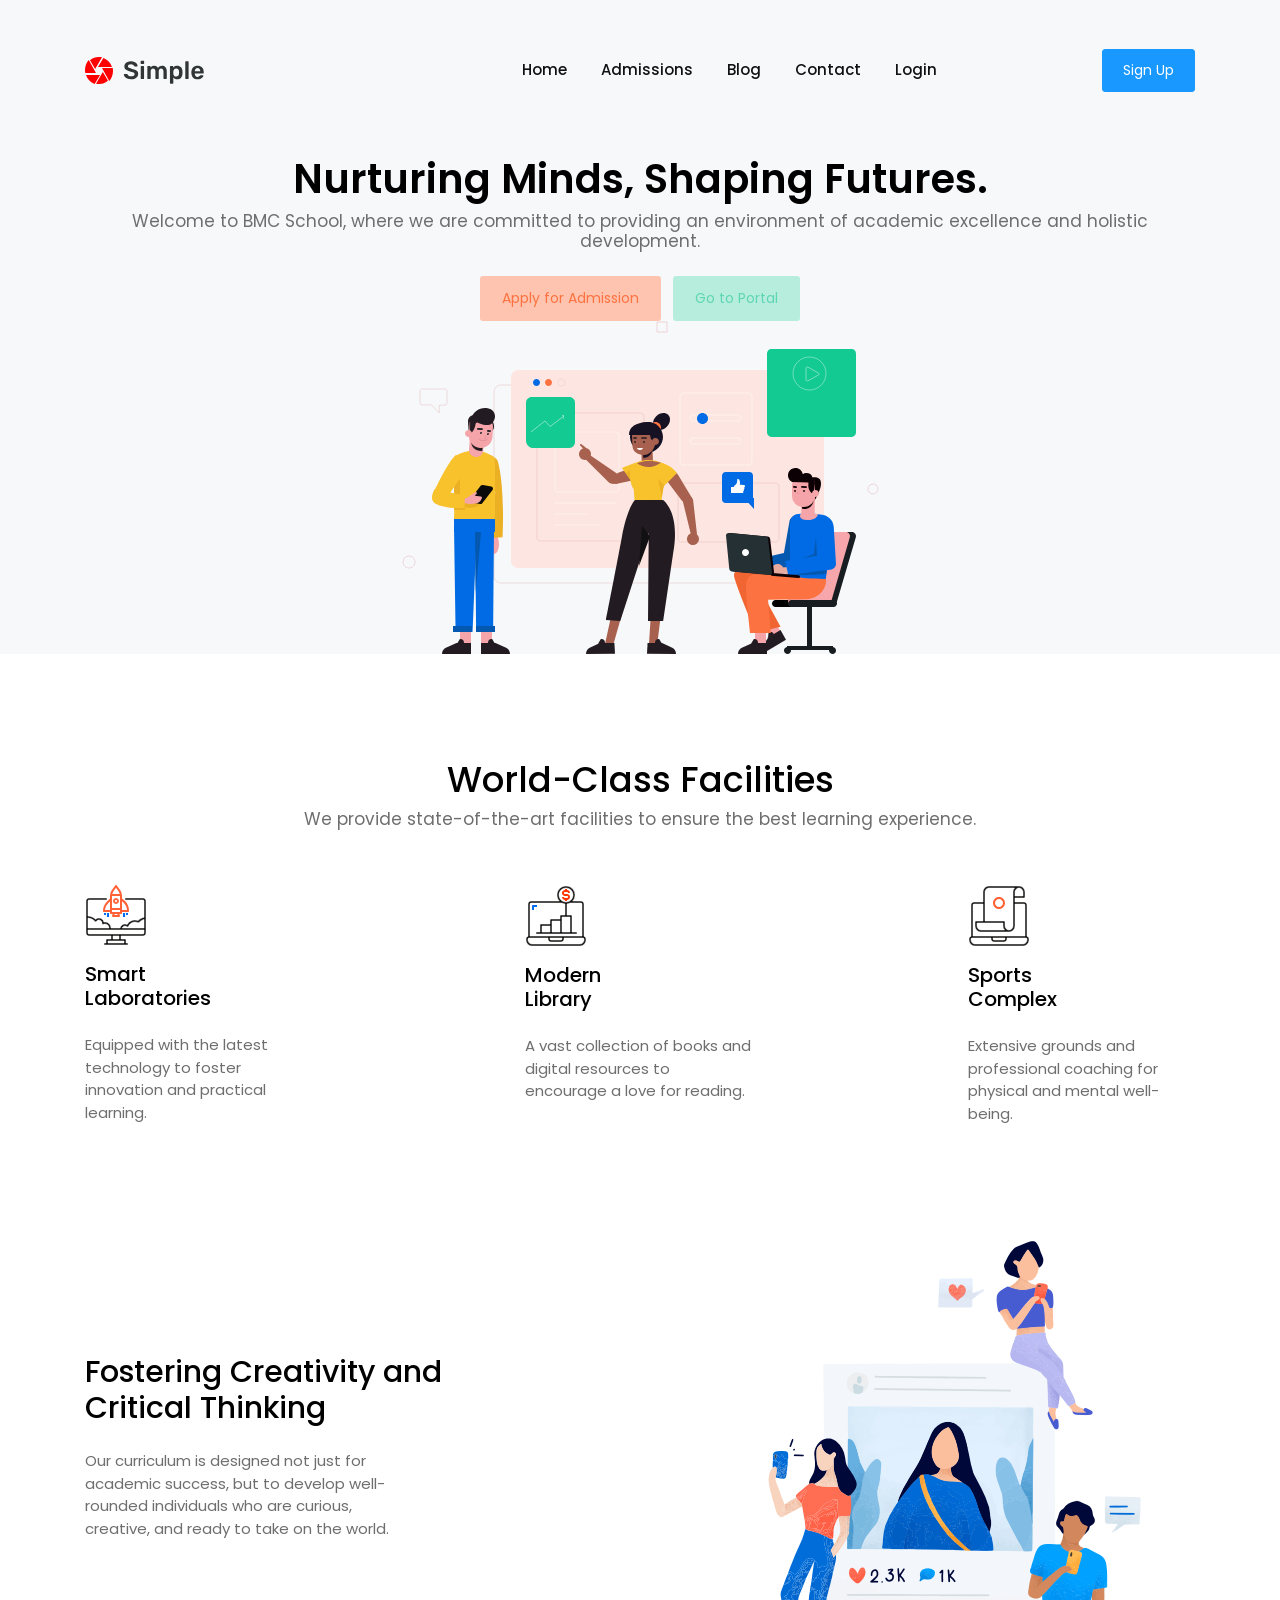
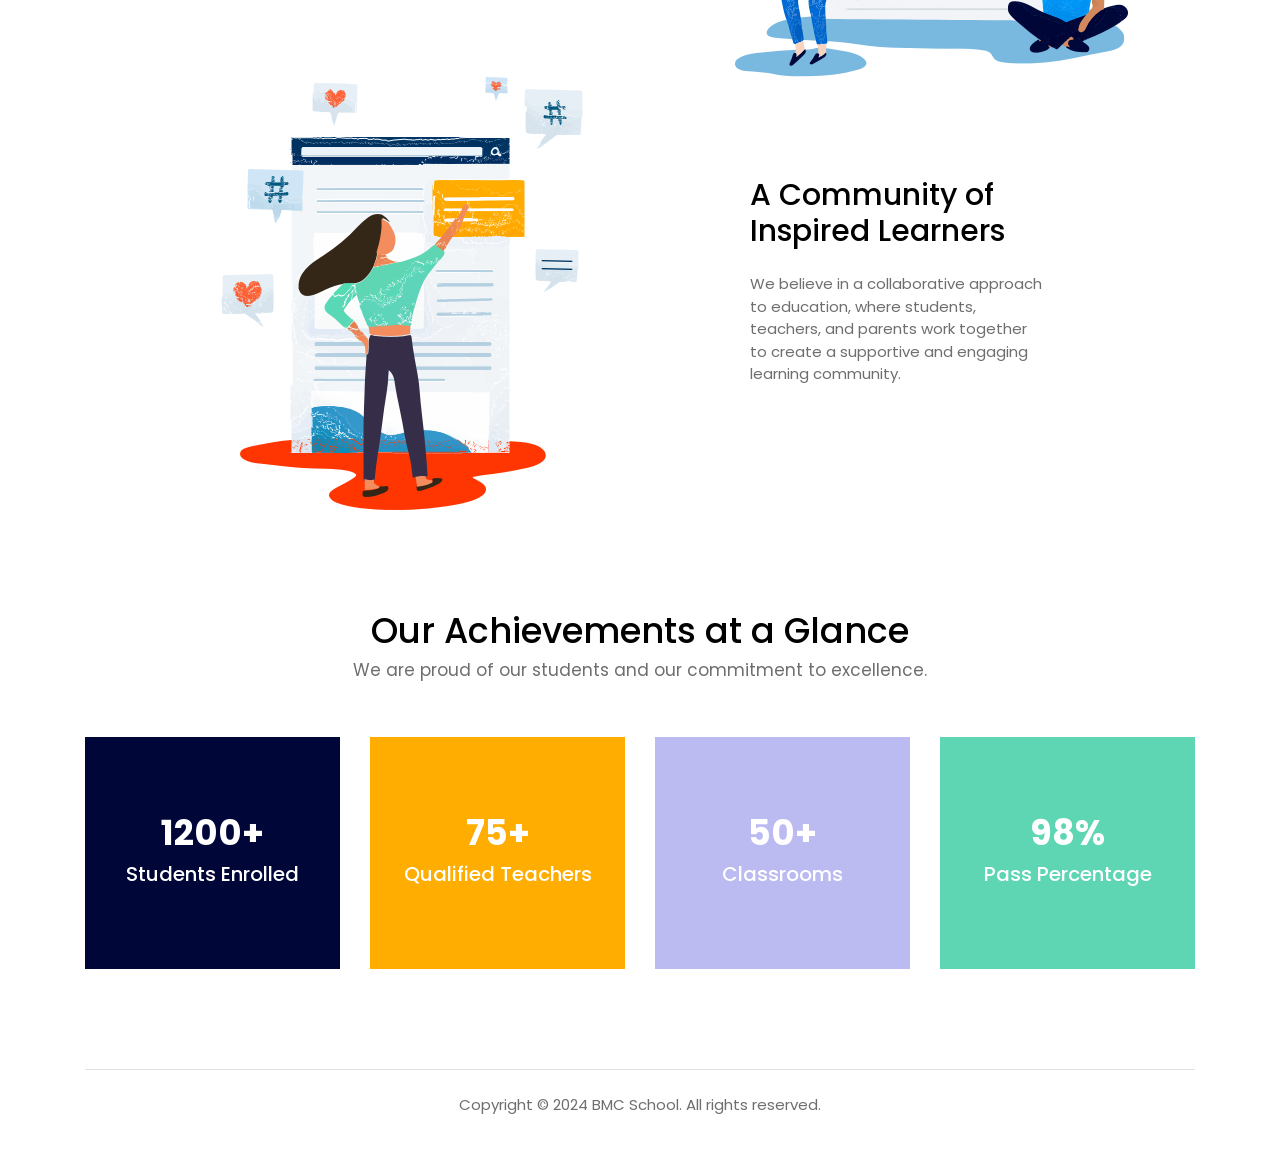
<file: web/demo.html>
<!DOCTYPE html>
<html lang="en">
  <head>
    <title>Welcome to BMC School | Excellence in Education</title>
    <meta charset="UTF-8" />
    <meta name="viewport" content="width=device-width, initial-scale=1.0" />
    <meta http-equiv="X-UA-Compatible" content="ie=edge" />
    <link
      rel="stylesheet"
      href="vendors/owl-carousel/css/owl.carousel.min.css"
    />
    <link
      rel="stylesheet"
      href="vendors/owl-carousel/css/owl.theme.default.css"
    />
    <link rel="stylesheet" href="vendors/mdi/css/materialdesignicons.min.css" />
    <link rel="stylesheet" href="vendors/aos/css/aos.css" />
    <link rel="stylesheet" href="css/style.min.css" />
  </head>
  <body id="body" data-spy="scroll" data-target=".navbar" data-offset="100">
    <header id="header-section">
      <nav class="navbar navbar-expand-lg pl-3 pl-sm-0" id="navbar">
        <div class="container">
          <div class="navbar-brand-wrapper d-flex w-100">
            <img src="images/Group2.svg" alt="BMC School Logo" />
            <button
              class="navbar-toggler ml-auto"
              type="button"
              data-toggle="collapse"
              data-target="#navbarSupportedContent"
              aria-controls="navbarSupportedContent"
              aria-expanded="false"
              aria-label="Toggle navigation"
            >
              <span class="mdi mdi-menu navbar-toggler-icon"></span>
            </button>
          </div>
          <div
            class="collapse navbar-collapse navbar-menu-wrapper"
            id="navbarSupportedContent"
          >
            <ul
              class="navbar-nav align-items-lg-center align-items-start ml-auto"
            >
              <li class="nav-item">
                <a class="nav-link" href="index.html">Home</a>
              </li>
              <li class="nav-item">
                <a class="nav-link" href="admission.html">Admissions</a>
              </li>
              <li class="nav-item">
                <a class="nav-link" href="blog.html">Blog</a>
              </li>
              <li class="nav-item">
                <a class="nav-link" href="contact.html">Contact</a>
              </li>
              <li class="nav-item">
                <a class="nav-link" href="/login.php">Login</a>
              </li>
              <li class="nav-item btn-contact-us pl-4 pl-lg-0">
                <a class="btn btn-info" href="/signup.php">Sign Up</a>
              </li>
            </ul>
          </div>
        </div>
      </nav>
    </header>
    <div class="banner">
      <div class="container">
        <h1 class="font-weight-semibold">Nurturing Minds, Shaping Futures.</h1>
        <h6 class="font-weight-normal text-muted pb-3">
          Welcome to BMC School, where we are committed to providing an
          environment of academic excellence and holistic development.
        </h6>
        <div>
          <a href="admission.html" class="btn btn-opacity-light mr-1"
            >Apply for Admission</a
          >
          <a href="/login.php" class="btn btn-opacity-success ml-1"
            >Go to Portal</a
          >
        </div>
        <img
          src="images/Group171.svg"
          alt="School illustration"
          class="img-fluid"
        />
      </div>
    </div>
    <div class="content-wrapper">
      <div class="container">
        <section class="features-overview" id="features-section">
          <div class="content-header">
            <h2>World-Class Facilities</h2>
            <h6 class="section-subtitle text-muted">
              We provide state-of-the-art facilities to ensure the best learning
              experience.
            </h6>
          </div>
          <div class="d-md-flex justify-content-between">
            <div class="grid-margin d-flex justify-content-start">
              <div class="features-width">
                <img src="images/Group12.svg" alt="Icon" class="img-icons" />
                <h5 class="py-3">Smart<br />Laboratories</h5>
                <p class="text-muted">
                  Equipped with the latest technology to foster innovation and
                  practical learning.
                </p>
              </div>
            </div>
            <div class="grid-margin d-flex justify-content-center">
              <div class="features-width">
                <img src="images/Group7.svg" alt="Icon" class="img-icons" />
                <h5 class="py-3">Modern<br />Library</h5>
                <p class="text-muted">
                  A vast collection of books and digital resources to encourage
                  a love for reading.
                </p>
              </div>
            </div>
            <div class="grid-margin d-flex justify-content-end">
              <div class="features-width">
                <img src="images/Group5.svg" alt="Icon" class="img-icons" />
                <h5 class="py-3">Sports<br />Complex</h5>
                <p class="text-muted">
                  Extensive grounds and professional coaching for physical and
                  mental well-being.
                </p>
              </div>
            </div>
          </div>
        </section>
        <section
          class="digital-marketing-service"
          id="digital-marketing-section"
        >
          <div class="row align-items-center">
            <div
              class="col-12 col-lg-7 grid-margin grid-margin-lg-0"
              data-aos="fade-right"
            >
              <h3 class="m-0">
                Fostering Creativity and<br />Critical Thinking
              </h3>
              <div class="col-lg-7 col-xl-6 p-0">
                <p class="py-4 m-0 text-muted">
                  Our curriculum is designed not just for academic success, but
                  to develop well-rounded individuals who are curious, creative,
                  and ready to take on the world.
                </p>
              </div>
            </div>
            <div
              class="col-12 col-lg-5 p-0 img-digital grid-margin grid-margin-lg-0"
              data-aos="fade-left"
            >
              <img
                src="images/Group1.png"
                alt="Students in a classroom"
                class="img-fluid"
              />
            </div>
          </div>
          <div class="row align-items-center">
            <div
              class="col-12 col-lg-7 text-center flex-item grid-margin"
              data-aos="fade-right"
            >
              <img
                src="images/Group2.png"
                alt="Students collaborating"
                class="img-fluid"
              />
            </div>
            <div
              class="col-12 col-lg-5 flex-item grid-margin"
              data-aos="fade-left"
            >
              <h3 class="m-0">A Community of<br />Inspired Learners</h3>
              <div class="col-lg-9 col-xl-8 p-0">
                <p class="py-4 m-0 text-muted">
                  We believe in a collaborative approach to education, where
                  students, teachers, and parents work together to create a
                  supportive and engaging learning community.
                </p>
              </div>
            </div>
          </div>
        </section>
        <section class="case-studies" id="case-studies-section">
          <div class="row grid-margin">
            <div class="col-12 text-center pb-5">
              <h2>Our Achievements at a Glance</h2>
              <h6 class="section-subtitle text-muted">
                We are proud of our students and our commitment to excellence.
              </h6>
            </div>
            <div
              class="col-12 col-md-6 col-lg-3 stretch-card mb-3 mb-lg-0"
              data-aos="zoom-in"
            >
              <div class="card color-cards">
                <div class="card-body p-0">
                  <div class="bg-primary text-center card-contents">
                    <h2 class="text-white font-weight-bold">1200+</h2>
                    <h5 class="text-white">Students Enrolled</h5>
                  </div>
                </div>
              </div>
            </div>
            <div
              class="col-12 col-md-6 col-lg-3 stretch-card mb-3 mb-lg-0"
              data-aos="zoom-in"
              data-aos-delay="200"
            >
              <div class="card color-cards">
                <div class="card-body p-0">
                  <div class="bg-warning text-center card-contents">
                    <h2 class="text-white font-weight-bold">75+</h2>
                    <h5 class="text-white">Qualified Teachers</h5>
                  </div>
                </div>
              </div>
            </div>
            <div
              class="col-12 col-md-6 col-lg-3 stretch-card mb-3 mb-lg-0"
              data-aos="zoom-in"
              data-aos-delay="400"
            >
              <div class="card color-cards">
                <div class="card-body p-0">
                  <div class="bg-violet text-center card-contents">
                    <h2 class="text-white font-weight-bold">50+</h2>
                    <h5 class="text-white">Classrooms</h5>
                  </div>
                </div>
              </div>
            </div>
            <div
              class="col-12 col-md-6 col-lg-3 stretch-card"
              data-aos="zoom-in"
              data-aos-delay="600"
            >
              <div class="card color-cards">
                <div class="card-body p-0">
                  <div class="bg-success text-center card-contents">
                    <h2 class="text-white font-weight-bold">98%</h2>
                    <h5 class="text-white">Pass Percentage</h5>
                  </div>
                </div>
              </div>
            </div>
          </div>
        </section>
        <footer class="border-top">
          <p class="text-center text-muted pt-4">
            Copyright © 2024 BMC School. All rights reserved.
          </p>
        </footer>
      </div>
    </div>
    <script src="vendors/jquery/jquery.min.js"></script>
    <script src="vendors/bootstrap/bootstrap.min.js"></script>
    <script src="vendors/owl-carousel/js/owl.carousel.min.js"></script>
    <script src="vendors/aos/js/aos.js"></script>
    <script src="js/landingpage.js"></script>
  </body>
</html>
</file>
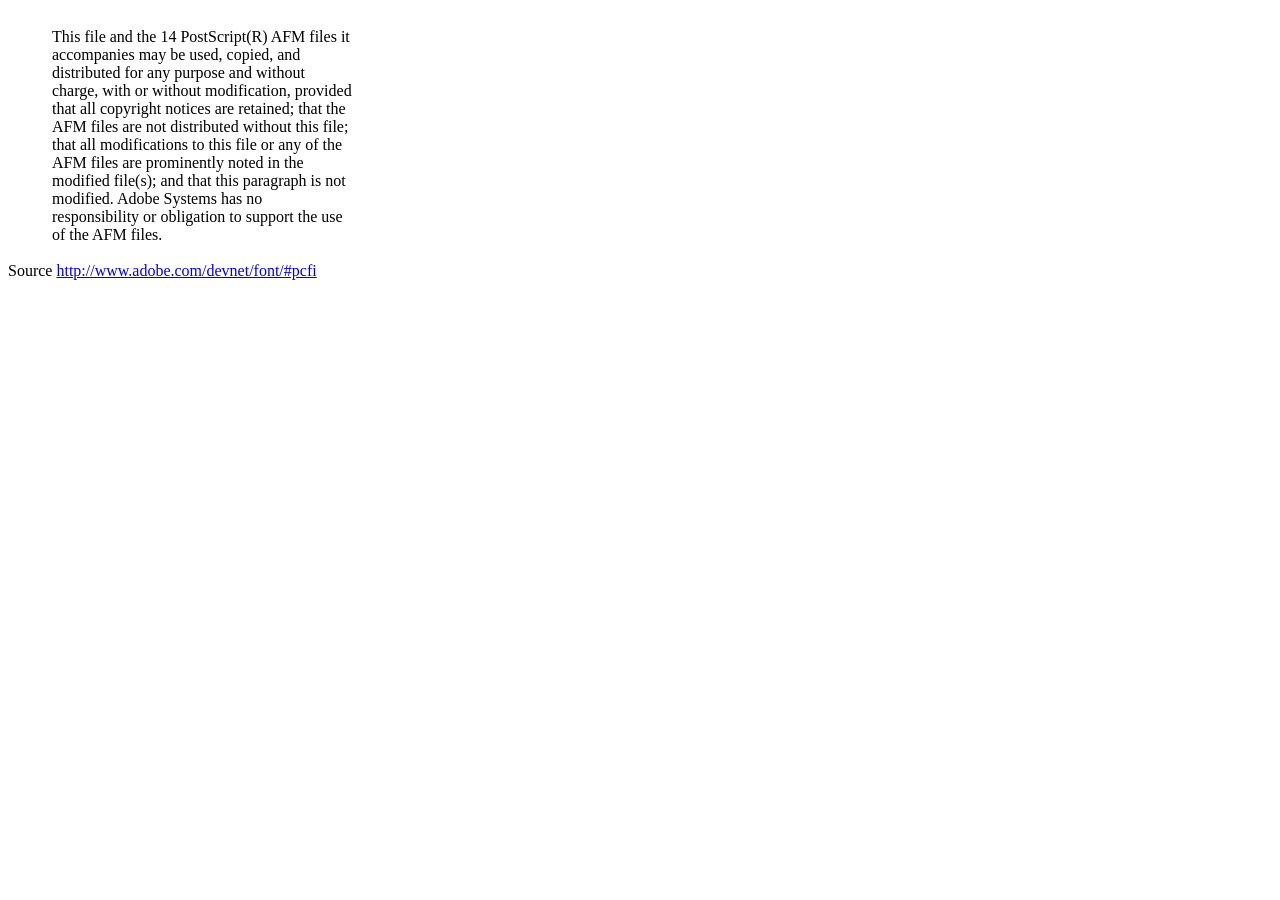
<file: includes/dompdf/vendor/dompdf/dompdf/lib/fonts/mustRead.html>
<html>
	<head>
		<meta http-equiv="content-type" content="text/html;charset=iso-8859-1">
		<meta name="generator" content="Adobe GoLive 4">
		<title>Core 14 AFM Files - ReadMe</title>
	</head>
	<body bgcolor="white">
		<font color="white">or</font>
		<table border="0" cellpadding="0" cellspacing="2">
			<tr>
				<td width="40"></td>
				<td width="300">This file and the 14 PostScript(R) AFM files it accompanies may be used, copied, and distributed for any purpose and without charge, with or without modification, provided that all copyright notices are retained; that the AFM files are not distributed without this file; that all modifications to this file or any of the AFM files are prominently noted in the modified file(s); and that this paragraph is not modified. Adobe Systems has no responsibility or obligation to support the use of the AFM files. <font color="white">Col</font></td>
			</tr>
		</table>
		<p>Source <a href="http://www.adobe.com/devnet/font/#pcfi">http://www.adobe.com/devnet/font/#pcfi</a></p>
</body>
</html>
</file>
<file: web/css/style.min.css>
@import "https://fonts.googleapis.com/css?family=Poppins:400,500,700&display=swap";
/*!
 * Bootstrap v4.3.1 (https://getbootstrap.com/)
 * Copyright 2011-2019 The Bootstrap Authors
 * Copyright 2011-2019 Twitter, Inc.
 * Licensed under MIT (https://github.com/twbs/bootstrap/blob/master/LICENSE)
 */:root{--blue:#007bff;--indigo:#6610f2;--purple:#6f42c1;--pink:#e83e8c;--red:#dc3545;--orange:#fd7e14;--yellow:#ffc107;--green:#28a745;--teal:#20c997;--cyan:#17a2b8;--white:#fff;--gray:#6c757d;--gray-dark:#343a40;--primary:#000637;--secondary:#bbbbf2;--success:#5ed6b3;--info:#1998ff;--warning:#ffad00;--danger:red;--light:#fc7341;--dark:#221e1e;--breakpoint-xs:0;--breakpoint-sm:576px;--breakpoint-md:768px;--breakpoint-lg:992px;--breakpoint-xl:1200px;--font-family-sans-serif:-apple-system,BlinkMacSystemFont,"Segoe UI",Roboto,"Helvetica Neue",Arial,"Noto Sans",sans-serif,"Apple Color Emoji","Segoe UI Emoji","Segoe UI Symbol","Noto Color Emoji";--font-family-monospace:SFMono-Regular,Menlo,Monaco,Consolas,"Liberation Mono","Courier New",monospace}*,:after,:before{box-sizing:border-box}html{font-family:sans-serif;line-height:1.15;-webkit-text-size-adjust:100%;-webkit-tap-highlight-color:rgba(0,0,0,0)}article,aside,figcaption,figure,footer,header,hgroup,main,nav,section{display:block}body{font-family:-apple-system,BlinkMacSystemFont,Segoe UI,Roboto,Helvetica Neue,Arial,Noto Sans,sans-serif,Apple Color Emoji,Segoe UI Emoji,Segoe UI Symbol,Noto Color Emoji;font-size:1rem;font-weight:400;line-height:1.5;color:#212529;text-align:left;background-color:#fff}[tabindex="-1"]:focus{outline:0!important}hr{box-sizing:content-box;height:0;overflow:visible}h1,h2,h3,h4,h5,h6{margin-top:0;margin-bottom:.5rem}p{margin-top:0;margin-bottom:1rem}abbr[data-original-title],abbr[title]{text-decoration:underline;-webkit-text-decoration:underline dotted;text-decoration:underline dotted;cursor:help;border-bottom:0;-webkit-text-decoration-skip-ink:none;text-decoration-skip-ink:none}address{font-style:normal;line-height:inherit}address,dl,ol,ul{margin-bottom:1rem}dl,ol,ul{margin-top:0}ol ol,ol ul,ul ol,ul ul{margin-bottom:0}dt{font-weight:700}dd{margin-bottom:.5rem;margin-left:0}blockquote{margin:0 0 1rem}b,strong{font-weight:bolder}small{font-size:80%}sub,sup{position:relative;font-size:75%;line-height:0;vertical-align:baseline}sub{bottom:-.25em}sup{top:-.5em}a{color:#000637;text-decoration:none;background-color:transparent}a:hover{color:#000;text-decoration:underline}a:not([href]):not([tabindex]),a:not([href]):not([tabindex]):focus,a:not([href]):not([tabindex]):hover{color:inherit;text-decoration:none}a:not([href]):not([tabindex]):focus{outline:0}code,kbd,pre,samp{font-family:SFMono-Regular,Menlo,Monaco,Consolas,Liberation Mono,Courier New,monospace;font-size:1em}pre{margin-top:0;margin-bottom:1rem;overflow:auto}figure{margin:0 0 1rem}img{border-style:none}img,svg{vertical-align:middle}svg{overflow:hidden}table{border-collapse:collapse}caption{padding-top:.75rem;padding-bottom:.75rem;color:#6e6e6e;text-align:left;caption-side:bottom}th{text-align:inherit}label{display:inline-block;margin-bottom:.5rem}button{border-radius:0}button:focus{outline:1px dotted;outline:5px auto -webkit-focus-ring-color}button,input,optgroup,select,textarea{margin:0;font-family:inherit;font-size:inherit;line-height:inherit}button,input{overflow:visible}button,select{text-transform:none}select{word-wrap:normal}[type=button],[type=reset],[type=submit],button{-webkit-appearance:button}[type=button]:not(:disabled),[type=reset]:not(:disabled),[type=submit]:not(:disabled),button:not(:disabled){cursor:pointer}[type=button]::-moz-focus-inner,[type=reset]::-moz-focus-inner,[type=submit]::-moz-focus-inner,button::-moz-focus-inner{padding:0;border-style:none}input[type=checkbox],input[type=radio]{box-sizing:border-box;padding:0}input[type=date],input[type=datetime-local],input[type=month],input[type=time]{-webkit-appearance:listbox}textarea{overflow:auto;resize:vertical}fieldset{min-width:0;padding:0;margin:0;border:0}legend{display:block;width:100%;max-width:100%;padding:0;margin-bottom:.5rem;font-size:1.5rem;line-height:inherit;color:inherit;white-space:normal}progress{vertical-align:baseline}[type=number]::-webkit-inner-spin-button,[type=number]::-webkit-outer-spin-button{height:auto}[type=search]{outline-offset:-2px;-webkit-appearance:none}[type=search]::-webkit-search-decoration{-webkit-appearance:none}::-webkit-file-upload-button{font:inherit;-webkit-appearance:button}output{display:inline-block}summary{display:list-item;cursor:pointer}template{display:none}[hidden]{display:none!important}.h1,.h2,.h3,.h4,.h5,.h6,h1,h2,h3,h4,h5,h6{margin-bottom:.5rem;font-weight:500;line-height:1.2}.h1,h1{font-size:2.5rem}.h2,h2{font-size:2rem}.h3,h3{font-size:1.75rem}.h4,h4{font-size:1.5rem}.h5,h5{font-size:1.25rem}.h6,h6{font-size:1rem}.lead{font-size:1.25rem;font-weight:300}.display-1{font-size:6rem}.display-1,.display-2{font-weight:300;line-height:1.2}.display-2{font-size:5.5rem}.display-3{font-size:4.5rem}.display-3,.display-4{font-weight:300;line-height:1.2}.display-4{font-size:3.5rem}hr{margin-top:1rem;margin-bottom:1rem;border:0;border-top:1px solid rgba(0,0,0,.1)}.small,small{font-size:80%;font-weight:400}.mark,mark{padding:.2em;background-color:#fcf8e3}.list-inline,.list-unstyled{padding-left:0;list-style:none}.list-inline-item{display:inline-block}.list-inline-item:not(:last-child){margin-right:.5rem}.initialism{font-size:90%;text-transform:uppercase}.blockquote{margin-bottom:1rem;font-size:1.25rem}.blockquote-footer{display:block;font-size:80%;color:#6c757d}.blockquote-footer:before{content:"\2014\00A0"}.img-fluid,.img-thumbnail{max-width:100%;height:auto}.img-thumbnail{padding:.25rem;background-color:#fff;border:1px solid #dee2e6;border-radius:.25rem}.figure{display:inline-block}.figure-img{margin-bottom:.5rem;line-height:1}.figure-caption{font-size:90%;color:#6c757d}code{font-size:87.5%;color:#e83e8c;word-break:break-word}a>code{color:inherit}kbd{padding:.2rem .4rem;font-size:87.5%;color:#fff;background-color:#212529;border-radius:.2rem}kbd kbd{padding:0;font-size:100%;font-weight:700}pre{display:block;font-size:87.5%;color:#212529}pre code{font-size:inherit;color:inherit;word-break:normal}.pre-scrollable{max-height:340px;overflow-y:scroll}.container{width:100%;padding-right:15px;padding-left:15px;margin-right:auto;margin-left:auto}@media (min-width:576px){.container{max-width:540px}}@media (min-width:768px){.container{max-width:720px}}@media (min-width:992px){.container{max-width:960px}}@media (min-width:1200px){.container{max-width:1140px}}.container-fluid{width:100%;padding-right:15px;padding-left:15px;margin-right:auto;margin-left:auto}.row{display:flex;flex-wrap:wrap;margin-right:-15px;margin-left:-15px}.no-gutters{margin-right:0;margin-left:0}.no-gutters>.col,.no-gutters>[class*=col-]{padding-right:0;padding-left:0}.col,.col-1,.col-2,.col-3,.col-4,.col-5,.col-6,.col-7,.col-8,.col-9,.col-10,.col-11,.col-12,.col-auto,.col-lg,.col-lg-1,.col-lg-2,.col-lg-3,.col-lg-4,.col-lg-5,.col-lg-6,.col-lg-7,.col-lg-8,.col-lg-9,.col-lg-10,.col-lg-11,.col-lg-12,.col-lg-auto,.col-md,.col-md-1,.col-md-2,.col-md-3,.col-md-4,.col-md-5,.col-md-6,.col-md-7,.col-md-8,.col-md-9,.col-md-10,.col-md-11,.col-md-12,.col-md-auto,.col-sm,.col-sm-1,.col-sm-2,.col-sm-3,.col-sm-4,.col-sm-5,.col-sm-6,.col-sm-7,.col-sm-8,.col-sm-9,.col-sm-10,.col-sm-11,.col-sm-12,.col-sm-auto,.col-xl,.col-xl-1,.col-xl-2,.col-xl-3,.col-xl-4,.col-xl-5,.col-xl-6,.col-xl-7,.col-xl-8,.col-xl-9,.col-xl-10,.col-xl-11,.col-xl-12,.col-xl-auto{position:relative;width:100%;padding-right:15px;padding-left:15px}.col{flex-basis:0;flex-grow:1;max-width:100%}.col-auto{flex:0 0 auto;width:auto;max-width:100%}.col-1{flex:0 0 8.33333%;max-width:8.33333%}.col-2{flex:0 0 16.66667%;max-width:16.66667%}.col-3{flex:0 0 25%;max-width:25%}.col-4{flex:0 0 33.33333%;max-width:33.33333%}.col-5{flex:0 0 41.66667%;max-width:41.66667%}.col-6{flex:0 0 50%;max-width:50%}.col-7{flex:0 0 58.33333%;max-width:58.33333%}.col-8{flex:0 0 66.66667%;max-width:66.66667%}.col-9{flex:0 0 75%;max-width:75%}.col-10{flex:0 0 83.33333%;max-width:83.33333%}.col-11{flex:0 0 91.66667%;max-width:91.66667%}.col-12{flex:0 0 100%;max-width:100%}.order-first{order:-1}.order-last{order:13}.order-0{order:0}.order-1{order:1}.order-2{order:2}.order-3{order:3}.order-4{order:4}.order-5{order:5}.order-6{order:6}.order-7{order:7}.order-8{order:8}.order-9{order:9}.order-10{order:10}.order-11{order:11}.order-12{order:12}.offset-1{margin-left:8.33333%}.offset-2{margin-left:16.66667%}.offset-3{margin-left:25%}.offset-4{margin-left:33.33333%}.offset-5{margin-left:41.66667%}.offset-6{margin-left:50%}.offset-7{margin-left:58.33333%}.offset-8{margin-left:66.66667%}.offset-9{margin-left:75%}.offset-10{margin-left:83.33333%}.offset-11{margin-left:91.66667%}@media (min-width:576px){.col-sm{flex-basis:0;flex-grow:1;max-width:100%}.col-sm-auto{flex:0 0 auto;width:auto;max-width:100%}.col-sm-1{flex:0 0 8.33333%;max-width:8.33333%}.col-sm-2{flex:0 0 16.66667%;max-width:16.66667%}.col-sm-3{flex:0 0 25%;max-width:25%}.col-sm-4{flex:0 0 33.33333%;max-width:33.33333%}.col-sm-5{flex:0 0 41.66667%;max-width:41.66667%}.col-sm-6{flex:0 0 50%;max-width:50%}.col-sm-7{flex:0 0 58.33333%;max-width:58.33333%}.col-sm-8{flex:0 0 66.66667%;max-width:66.66667%}.col-sm-9{flex:0 0 75%;max-width:75%}.col-sm-10{flex:0 0 83.33333%;max-width:83.33333%}.col-sm-11{flex:0 0 91.66667%;max-width:91.66667%}.col-sm-12{flex:0 0 100%;max-width:100%}.order-sm-first{order:-1}.order-sm-last{order:13}.order-sm-0{order:0}.order-sm-1{order:1}.order-sm-2{order:2}.order-sm-3{order:3}.order-sm-4{order:4}.order-sm-5{order:5}.order-sm-6{order:6}.order-sm-7{order:7}.order-sm-8{order:8}.order-sm-9{order:9}.order-sm-10{order:10}.order-sm-11{order:11}.order-sm-12{order:12}.offset-sm-0{margin-left:0}.offset-sm-1{margin-left:8.33333%}.offset-sm-2{margin-left:16.66667%}.offset-sm-3{margin-left:25%}.offset-sm-4{margin-left:33.33333%}.offset-sm-5{margin-left:41.66667%}.offset-sm-6{margin-left:50%}.offset-sm-7{margin-left:58.33333%}.offset-sm-8{margin-left:66.66667%}.offset-sm-9{margin-left:75%}.offset-sm-10{margin-left:83.33333%}.offset-sm-11{margin-left:91.66667%}}@media (min-width:768px){.col-md{flex-basis:0;flex-grow:1;max-width:100%}.col-md-auto{flex:0 0 auto;width:auto;max-width:100%}.col-md-1{flex:0 0 8.33333%;max-width:8.33333%}.col-md-2{flex:0 0 16.66667%;max-width:16.66667%}.col-md-3{flex:0 0 25%;max-width:25%}.col-md-4{flex:0 0 33.33333%;max-width:33.33333%}.col-md-5{flex:0 0 41.66667%;max-width:41.66667%}.col-md-6{flex:0 0 50%;max-width:50%}.col-md-7{flex:0 0 58.33333%;max-width:58.33333%}.col-md-8{flex:0 0 66.66667%;max-width:66.66667%}.col-md-9{flex:0 0 75%;max-width:75%}.col-md-10{flex:0 0 83.33333%;max-width:83.33333%}.col-md-11{flex:0 0 91.66667%;max-width:91.66667%}.col-md-12{flex:0 0 100%;max-width:100%}.order-md-first{order:-1}.order-md-last{order:13}.order-md-0{order:0}.order-md-1{order:1}.order-md-2{order:2}.order-md-3{order:3}.order-md-4{order:4}.order-md-5{order:5}.order-md-6{order:6}.order-md-7{order:7}.order-md-8{order:8}.order-md-9{order:9}.order-md-10{order:10}.order-md-11{order:11}.order-md-12{order:12}.offset-md-0{margin-left:0}.offset-md-1{margin-left:8.33333%}.offset-md-2{margin-left:16.66667%}.offset-md-3{margin-left:25%}.offset-md-4{margin-left:33.33333%}.offset-md-5{margin-left:41.66667%}.offset-md-6{margin-left:50%}.offset-md-7{margin-left:58.33333%}.offset-md-8{margin-left:66.66667%}.offset-md-9{margin-left:75%}.offset-md-10{margin-left:83.33333%}.offset-md-11{margin-left:91.66667%}}@media (min-width:992px){.col-lg{flex-basis:0;flex-grow:1;max-width:100%}.col-lg-auto{flex:0 0 auto;width:auto;max-width:100%}.col-lg-1{flex:0 0 8.33333%;max-width:8.33333%}.col-lg-2{flex:0 0 16.66667%;max-width:16.66667%}.col-lg-3{flex:0 0 25%;max-width:25%}.col-lg-4{flex:0 0 33.33333%;max-width:33.33333%}.col-lg-5{flex:0 0 41.66667%;max-width:41.66667%}.col-lg-6{flex:0 0 50%;max-width:50%}.col-lg-7{flex:0 0 58.33333%;max-width:58.33333%}.col-lg-8{flex:0 0 66.66667%;max-width:66.66667%}.col-lg-9{flex:0 0 75%;max-width:75%}.col-lg-10{flex:0 0 83.33333%;max-width:83.33333%}.col-lg-11{flex:0 0 91.66667%;max-width:91.66667%}.col-lg-12{flex:0 0 100%;max-width:100%}.order-lg-first{order:-1}.order-lg-last{order:13}.order-lg-0{order:0}.order-lg-1{order:1}.order-lg-2{order:2}.order-lg-3{order:3}.order-lg-4{order:4}.order-lg-5{order:5}.order-lg-6{order:6}.order-lg-7{order:7}.order-lg-8{order:8}.order-lg-9{order:9}.order-lg-10{order:10}.order-lg-11{order:11}.order-lg-12{order:12}.offset-lg-0{margin-left:0}.offset-lg-1{margin-left:8.33333%}.offset-lg-2{margin-left:16.66667%}.offset-lg-3{margin-left:25%}.offset-lg-4{margin-left:33.33333%}.offset-lg-5{margin-left:41.66667%}.offset-lg-6{margin-left:50%}.offset-lg-7{margin-left:58.33333%}.offset-lg-8{margin-left:66.66667%}.offset-lg-9{margin-left:75%}.offset-lg-10{margin-left:83.33333%}.offset-lg-11{margin-left:91.66667%}}@media (min-width:1200px){.col-xl{flex-basis:0;flex-grow:1;max-width:100%}.col-xl-auto{flex:0 0 auto;width:auto;max-width:100%}.col-xl-1{flex:0 0 8.33333%;max-width:8.33333%}.col-xl-2{flex:0 0 16.66667%;max-width:16.66667%}.col-xl-3{flex:0 0 25%;max-width:25%}.col-xl-4{flex:0 0 33.33333%;max-width:33.33333%}.col-xl-5{flex:0 0 41.66667%;max-width:41.66667%}.col-xl-6{flex:0 0 50%;max-width:50%}.col-xl-7{flex:0 0 58.33333%;max-width:58.33333%}.col-xl-8{flex:0 0 66.66667%;max-width:66.66667%}.col-xl-9{flex:0 0 75%;max-width:75%}.col-xl-10{flex:0 0 83.33333%;max-width:83.33333%}.col-xl-11{flex:0 0 91.66667%;max-width:91.66667%}.col-xl-12{flex:0 0 100%;max-width:100%}.order-xl-first{order:-1}.order-xl-last{order:13}.order-xl-0{order:0}.order-xl-1{order:1}.order-xl-2{order:2}.order-xl-3{order:3}.order-xl-4{order:4}.order-xl-5{order:5}.order-xl-6{order:6}.order-xl-7{order:7}.order-xl-8{order:8}.order-xl-9{order:9}.order-xl-10{order:10}.order-xl-11{order:11}.order-xl-12{order:12}.offset-xl-0{margin-left:0}.offset-xl-1{margin-left:8.33333%}.offset-xl-2{margin-left:16.66667%}.offset-xl-3{margin-left:25%}.offset-xl-4{margin-left:33.33333%}.offset-xl-5{margin-left:41.66667%}.offset-xl-6{margin-left:50%}.offset-xl-7{margin-left:58.33333%}.offset-xl-8{margin-left:66.66667%}.offset-xl-9{margin-left:75%}.offset-xl-10{margin-left:83.33333%}.offset-xl-11{margin-left:91.66667%}}.table{width:100%;margin-bottom:1rem;color:#212529}.table td,.table th{padding:.75rem;vertical-align:top;border-top:1px solid #dee2e6}.table thead th{vertical-align:bottom;border-bottom:2px solid #dee2e6}.table tbody+tbody{border-top:2px solid #dee2e6}.table-sm td,.table-sm th{padding:.3rem}.table-bordered,.table-bordered td,.table-bordered th{border:1px solid #dee2e6}.table-bordered thead td,.table-bordered thead th{border-bottom-width:2px}.table-borderless tbody+tbody,.table-borderless td,.table-borderless th,.table-borderless thead th{border:0}.table-striped tbody tr:nth-of-type(odd){background-color:rgba(0,0,0,.05)}.table-hover tbody tr:hover{color:#212529;background-color:rgba(0,0,0,.075)}.table-primary,.table-primary>td,.table-primary>th{background-color:#b8b9c7}.table-primary tbody+tbody,.table-primary td,.table-primary th,.table-primary thead th{border-color:#7a7e97}.table-hover .table-primary:hover,.table-hover .table-primary:hover>td,.table-hover .table-primary:hover>th{background-color:#aaabbc}.table-secondary,.table-secondary>td,.table-secondary>th{background-color:#ececfb}.table-secondary tbody+tbody,.table-secondary td,.table-secondary th,.table-secondary thead th{border-color:#dcdcf8}.table-hover .table-secondary:hover,.table-hover .table-secondary:hover>td,.table-hover .table-secondary:hover>th{background-color:#d7d7f7}.table-success,.table-success>td,.table-success>th{background-color:#d2f4ea}.table-success tbody+tbody,.table-success td,.table-success th,.table-success thead th{border-color:#abead7}.table-hover .table-success:hover,.table-hover .table-success:hover>td,.table-hover .table-success:hover>th{background-color:#beefe0}.table-info,.table-info>td,.table-info>th{background-color:#bfe2ff}.table-info tbody+tbody,.table-info td,.table-info th,.table-info thead th{border-color:#87c9ff}.table-hover .table-info:hover,.table-hover .table-info:hover>td,.table-hover .table-info:hover>th{background-color:#a6d6ff}.table-warning,.table-warning>td,.table-warning>th{background-color:#ffe8b8}.table-warning tbody+tbody,.table-warning td,.table-warning th,.table-warning thead th{border-color:#ffd47a}.table-hover .table-warning:hover,.table-hover .table-warning:hover>td,.table-hover .table-warning:hover>th{background-color:#ffe09f}.table-danger,.table-danger>td,.table-danger>th{background-color:#ffb8b8}.table-danger tbody+tbody,.table-danger td,.table-danger th,.table-danger thead th{border-color:#ff7a7a}.table-hover .table-danger:hover,.table-hover .table-danger:hover>td,.table-hover .table-danger:hover>th{background-color:#ff9f9f}.table-light,.table-light>td,.table-light>th{background-color:#fed8ca}.table-light tbody+tbody,.table-light td,.table-light th,.table-light thead th{border-color:#fdb69c}.table-hover .table-light:hover,.table-hover .table-light:hover>td,.table-hover .table-light:hover>th{background-color:#fec6b1}.table-dark,.table-dark>td,.table-dark>th{background-color:#c1c0c0}.table-dark tbody+tbody,.table-dark td,.table-dark th,.table-dark thead th{border-color:#8c8a8a}.table-hover .table-dark:hover,.table-hover .table-dark:hover>td,.table-hover .table-dark:hover>th{background-color:#b4b3b3}.table-active,.table-active>td,.table-active>th,.table-hover .table-active:hover,.table-hover .table-active:hover>td,.table-hover .table-active:hover>th{background-color:rgba(0,0,0,.075)}.table .thead-dark th{color:#fff;background-color:#343a40;border-color:#454d55}.table .thead-light th{color:#495057;background-color:#e9ecef;border-color:#dee2e6}.table-dark{color:#fff;background-color:#343a40}.table-dark td,.table-dark th,.table-dark thead th{border-color:#454d55}.table-dark.table-bordered{border:0}.table-dark.table-striped tbody tr:nth-of-type(odd){background-color:hsla(0,0%,100%,.05)}.table-dark.table-hover tbody tr:hover{color:#fff;background-color:hsla(0,0%,100%,.075)}@media (max-width:575.98px){.table-responsive-sm{display:block;width:100%;overflow-x:auto;-webkit-overflow-scrolling:touch}.table-responsive-sm>.table-bordered{border:0}}@media (max-width:767.98px){.table-responsive-md{display:block;width:100%;overflow-x:auto;-webkit-overflow-scrolling:touch}.table-responsive-md>.table-bordered{border:0}}@media (max-width:991.98px){.table-responsive-lg{display:block;width:100%;overflow-x:auto;-webkit-overflow-scrolling:touch}.table-responsive-lg>.table-bordered{border:0}}@media (max-width:1199.98px){.table-responsive-xl{display:block;width:100%;overflow-x:auto;-webkit-overflow-scrolling:touch}.table-responsive-xl>.table-bordered{border:0}}.table-responsive{display:block;width:100%;overflow-x:auto;-webkit-overflow-scrolling:touch}.table-responsive>.table-bordered{border:0}.form-control{display:block;width:100%;height:calc(1.5em + .75rem + 2px);padding:.375rem .75rem;font-size:1rem;font-weight:400;line-height:1.5;color:#495057;background-color:#fff;background-clip:padding-box;border:1px solid #ced4da;border-radius:.25rem;transition:border-color .15s ease-in-out,box-shadow .15s ease-in-out}@media (prefers-reduced-motion:reduce){.form-control{transition:none}}.form-control::-ms-expand{background-color:transparent;border:0}.form-control:focus{color:#495057;background-color:#fff;border-color:#0014b7;outline:0;box-shadow:0 0 0 .2rem rgba(0,6,55,.25)}.form-control::-webkit-input-placeholder{color:#6c757d;opacity:1}.form-control::-moz-placeholder{color:#6c757d;opacity:1}.form-control:-ms-input-placeholder{color:#6c757d;opacity:1}.form-control::-ms-input-placeholder{color:#6c757d;opacity:1}.form-control::placeholder{color:#6c757d;opacity:1}.form-control:disabled,.form-control[readonly]{background-color:#e9ecef;opacity:1}select.form-control:focus::-ms-value{color:#495057;background-color:#fff}.form-control-file,.form-control-range{display:block;width:100%}.col-form-label{padding-top:calc(.375rem + 1px);padding-bottom:calc(.375rem + 1px);margin-bottom:0;font-size:inherit;line-height:1.5}.col-form-label-lg{padding-top:calc(.5rem + 1px);padding-bottom:calc(.5rem + 1px);font-size:1.25rem;line-height:1.5}.col-form-label-sm{padding-top:calc(.25rem + 1px);padding-bottom:calc(.25rem + 1px);font-size:.875rem;line-height:1.5}.form-control-plaintext{display:block;width:100%;padding-top:.375rem;padding-bottom:.375rem;margin-bottom:0;line-height:1.5;color:#212529;background-color:transparent;border:solid transparent;border-width:1px 0}.form-control-plaintext.form-control-lg,.form-control-plaintext.form-control-sm{padding-right:0;padding-left:0}.form-control-sm{height:calc(1.5em + .5rem + 2px);padding:.25rem .5rem;font-size:.875rem;line-height:1.5;border-radius:.2rem}.form-control-lg{height:calc(1.5em + 1rem + 2px);padding:.5rem 1rem;font-size:1.25rem;line-height:1.5;border-radius:.3rem}select.form-control[multiple],select.form-control[size],textarea.form-control{height:auto}.form-group{margin-bottom:1rem}.form-text{display:block;margin-top:.25rem}.form-row{display:flex;flex-wrap:wrap;margin-right:-5px;margin-left:-5px}.form-row>.col,.form-row>[class*=col-]{padding-right:5px;padding-left:5px}.form-check{position:relative;display:block;padding-left:1.25rem}.form-check-input{position:absolute;margin-top:.3rem;margin-left:-1.25rem}.form-check-input:disabled~.form-check-label{color:#6e6e6e}.form-check-label{margin-bottom:0}.form-check-inline{display:inline-flex;align-items:center;padding-left:0;margin-right:.75rem}.form-check-inline .form-check-input{position:static;margin-top:0;margin-right:.3125rem;margin-left:0}.valid-feedback{display:none;width:100%;margin-top:.25rem;font-size:80%;color:#5ed6b3}.valid-tooltip{position:absolute;top:100%;z-index:5;display:none;max-width:100%;padding:.25rem .5rem;margin-top:.1rem;font-size:.875rem;line-height:1.5;color:#212529;background-color:rgba(94,214,179,.9);border-radius:.25rem}.form-control.is-valid,.was-validated .form-control:valid{border-color:#5ed6b3;padding-right:calc(1.5em + .75rem);background-image:url("data:image/svg+xml;charset=utf-8,%3Csvg xmlns='http://www.w3.org/2000/svg' viewBox='0 0 8 8'%3E%3Cpath fill='%235ed6b3' d='M2.3 6.73L.6 4.53c-.4-1.04.46-1.4 1.1-.8l1.1 1.4 3.4-3.8c.6-.63 1.6-.27 1.2.7l-4 4.6c-.43.5-.8.4-1.1.1z'/%3E%3C/svg%3E");background-repeat:no-repeat;background-position:100% calc(.375em + .1875rem);background-size:calc(.75em + .375rem) calc(.75em + .375rem)}.form-control.is-valid:focus,.was-validated .form-control:valid:focus{border-color:#5ed6b3;box-shadow:0 0 0 .2rem rgba(94,214,179,.25)}.form-control.is-valid~.valid-feedback,.form-control.is-valid~.valid-tooltip,.was-validated .form-control:valid~.valid-feedback,.was-validated .form-control:valid~.valid-tooltip{display:block}.was-validated textarea.form-control:valid,textarea.form-control.is-valid{padding-right:calc(1.5em + .75rem);background-position:top calc(.375em + .1875rem) right calc(.375em + .1875rem)}.custom-select.is-valid,.was-validated .custom-select:valid{border-color:#5ed6b3;padding-right:calc((3em + 2.25rem)/4 + 1.75rem);background:url("data:image/svg+xml;charset=utf-8,%3Csvg xmlns='http://www.w3.org/2000/svg' viewBox='0 0 4 5'%3E%3Cpath fill='%23343a40' d='M2 0L0 2h4zm0 5L0 3h4z'/%3E%3C/svg%3E") no-repeat right .75rem center/8px 10px,url("data:image/svg+xml;charset=utf-8,%3Csvg xmlns='http://www.w3.org/2000/svg' viewBox='0 0 8 8'%3E%3Cpath fill='%235ed6b3' d='M2.3 6.73L.6 4.53c-.4-1.04.46-1.4 1.1-.8l1.1 1.4 3.4-3.8c.6-.63 1.6-.27 1.2.7l-4 4.6c-.43.5-.8.4-1.1.1z'/%3E%3C/svg%3E") #fff no-repeat center right 1.75rem/calc(.75em + .375rem) calc(.75em + .375rem)}.custom-select.is-valid:focus,.was-validated .custom-select:valid:focus{border-color:#5ed6b3;box-shadow:0 0 0 .2rem rgba(94,214,179,.25)}.custom-select.is-valid~.valid-feedback,.custom-select.is-valid~.valid-tooltip,.form-control-file.is-valid~.valid-feedback,.form-control-file.is-valid~.valid-tooltip,.was-validated .custom-select:valid~.valid-feedback,.was-validated .custom-select:valid~.valid-tooltip,.was-validated .form-control-file:valid~.valid-feedback,.was-validated .form-control-file:valid~.valid-tooltip{display:block}.form-check-input.is-valid~.form-check-label,.was-validated .form-check-input:valid~.form-check-label{color:#5ed6b3}.form-check-input.is-valid~.valid-feedback,.form-check-input.is-valid~.valid-tooltip,.was-validated .form-check-input:valid~.valid-feedback,.was-validated .form-check-input:valid~.valid-tooltip{display:block}.custom-control-input.is-valid~.custom-control-label,.was-validated .custom-control-input:valid~.custom-control-label{color:#5ed6b3}.custom-control-input.is-valid~.custom-control-label:before,.was-validated .custom-control-input:valid~.custom-control-label:before{border-color:#5ed6b3}.custom-control-input.is-valid~.valid-feedback,.custom-control-input.is-valid~.valid-tooltip,.was-validated .custom-control-input:valid~.valid-feedback,.was-validated .custom-control-input:valid~.valid-tooltip{display:block}.custom-control-input.is-valid:checked~.custom-control-label:before,.was-validated .custom-control-input:valid:checked~.custom-control-label:before{border-color:#87e0c6;background-color:#87e0c6}.custom-control-input.is-valid:focus~.custom-control-label:before,.was-validated .custom-control-input:valid:focus~.custom-control-label:before{box-shadow:0 0 0 .2rem rgba(94,214,179,.25)}.custom-control-input.is-valid:focus:not(:checked)~.custom-control-label:before,.custom-file-input.is-valid~.custom-file-label,.was-validated .custom-control-input:valid:focus:not(:checked)~.custom-control-label:before,.was-validated .custom-file-input:valid~.custom-file-label{border-color:#5ed6b3}.custom-file-input.is-valid~.valid-feedback,.custom-file-input.is-valid~.valid-tooltip,.was-validated .custom-file-input:valid~.valid-feedback,.was-validated .custom-file-input:valid~.valid-tooltip{display:block}.custom-file-input.is-valid:focus~.custom-file-label,.was-validated .custom-file-input:valid:focus~.custom-file-label{border-color:#5ed6b3;box-shadow:0 0 0 .2rem rgba(94,214,179,.25)}.invalid-feedback{display:none;width:100%;margin-top:.25rem;font-size:80%;color:red}.invalid-tooltip{position:absolute;top:100%;z-index:5;display:none;max-width:100%;padding:.25rem .5rem;margin-top:.1rem;font-size:.875rem;line-height:1.5;color:#fff;background-color:rgba(255,0,0,.9);border-radius:.25rem}.form-control.is-invalid,.was-validated .form-control:invalid{border-color:red;padding-right:calc(1.5em + .75rem);background-image:url("data:image/svg+xml;charset=utf-8,%3Csvg xmlns='http://www.w3.org/2000/svg' fill='red' viewBox='-2 -2 7 7'%3E%3Cpath stroke='red' d='M0 0l3 3m0-3L0 3'/%3E%3Ccircle r='.5'/%3E%3Ccircle cx='3' r='.5'/%3E%3Ccircle cy='3' r='.5'/%3E%3Ccircle cx='3' cy='3' r='.5'/%3E%3C/svg%3E");background-repeat:no-repeat;background-position:100% calc(.375em + .1875rem);background-size:calc(.75em + .375rem) calc(.75em + .375rem)}.form-control.is-invalid:focus,.was-validated .form-control:invalid:focus{border-color:red;box-shadow:0 0 0 .2rem rgba(255,0,0,.25)}.form-control.is-invalid~.invalid-feedback,.form-control.is-invalid~.invalid-tooltip,.was-validated .form-control:invalid~.invalid-feedback,.was-validated .form-control:invalid~.invalid-tooltip{display:block}.was-validated textarea.form-control:invalid,textarea.form-control.is-invalid{padding-right:calc(1.5em + .75rem);background-position:top calc(.375em + .1875rem) right calc(.375em + .1875rem)}.custom-select.is-invalid,.was-validated .custom-select:invalid{border-color:red;padding-right:calc((3em + 2.25rem)/4 + 1.75rem);background:url("data:image/svg+xml;charset=utf-8,%3Csvg xmlns='http://www.w3.org/2000/svg' viewBox='0 0 4 5'%3E%3Cpath fill='%23343a40' d='M2 0L0 2h4zm0 5L0 3h4z'/%3E%3C/svg%3E") no-repeat right .75rem center/8px 10px,url("data:image/svg+xml;charset=utf-8,%3Csvg xmlns='http://www.w3.org/2000/svg' fill='red' viewBox='-2 -2 7 7'%3E%3Cpath stroke='red' d='M0 0l3 3m0-3L0 3'/%3E%3Ccircle r='.5'/%3E%3Ccircle cx='3' r='.5'/%3E%3Ccircle cy='3' r='.5'/%3E%3Ccircle cx='3' cy='3' r='.5'/%3E%3C/svg%3E") #fff no-repeat center right 1.75rem/calc(.75em + .375rem) calc(.75em + .375rem)}.custom-select.is-invalid:focus,.was-validated .custom-select:invalid:focus{border-color:red;box-shadow:0 0 0 .2rem rgba(255,0,0,.25)}.custom-select.is-invalid~.invalid-feedback,.custom-select.is-invalid~.invalid-tooltip,.form-control-file.is-invalid~.invalid-feedback,.form-control-file.is-invalid~.invalid-tooltip,.was-validated .custom-select:invalid~.invalid-feedback,.was-validated .custom-select:invalid~.invalid-tooltip,.was-validated .form-control-file:invalid~.invalid-feedback,.was-validated .form-control-file:invalid~.invalid-tooltip{display:block}.form-check-input.is-invalid~.form-check-label,.was-validated .form-check-input:invalid~.form-check-label{color:red}.form-check-input.is-invalid~.invalid-feedback,.form-check-input.is-invalid~.invalid-tooltip,.was-validated .form-check-input:invalid~.invalid-feedback,.was-validated .form-check-input:invalid~.invalid-tooltip{display:block}.custom-control-input.is-invalid~.custom-control-label,.was-validated .custom-control-input:invalid~.custom-control-label{color:red}.custom-control-input.is-invalid~.custom-control-label:before,.was-validated .custom-control-input:invalid~.custom-control-label:before{border-color:red}.custom-control-input.is-invalid~.invalid-feedback,.custom-control-input.is-invalid~.invalid-tooltip,.was-validated .custom-control-input:invalid~.invalid-feedback,.was-validated .custom-control-input:invalid~.invalid-tooltip{display:block}.custom-control-input.is-invalid:checked~.custom-control-label:before,.was-validated .custom-control-input:invalid:checked~.custom-control-label:before{border-color:#f33;background-color:#f33}.custom-control-input.is-invalid:focus~.custom-control-label:before,.was-validated .custom-control-input:invalid:focus~.custom-control-label:before{box-shadow:0 0 0 .2rem rgba(255,0,0,.25)}.custom-control-input.is-invalid:focus:not(:checked)~.custom-control-label:before,.custom-file-input.is-invalid~.custom-file-label,.was-validated .custom-control-input:invalid:focus:not(:checked)~.custom-control-label:before,.was-validated .custom-file-input:invalid~.custom-file-label{border-color:red}.custom-file-input.is-invalid~.invalid-feedback,.custom-file-input.is-invalid~.invalid-tooltip,.was-validated .custom-file-input:invalid~.invalid-feedback,.was-validated .custom-file-input:invalid~.invalid-tooltip{display:block}.custom-file-input.is-invalid:focus~.custom-file-label,.was-validated .custom-file-input:invalid:focus~.custom-file-label{border-color:red;box-shadow:0 0 0 .2rem rgba(255,0,0,.25)}.form-inline{display:flex;flex-flow:row wrap;align-items:center}.form-inline .form-check{width:100%}@media (min-width:576px){.form-inline label{justify-content:center}.form-inline .form-group,.form-inline label{display:flex;align-items:center;margin-bottom:0}.form-inline .form-group{flex:0 0 auto;flex-flow:row wrap}.form-inline .form-control{display:inline-block;width:auto;vertical-align:middle}.form-inline .form-control-plaintext{display:inline-block}.form-inline .custom-select,.form-inline .input-group{width:auto}.form-inline .form-check{display:flex;align-items:center;justify-content:center;width:auto;padding-left:0}.form-inline .form-check-input{position:relative;flex-shrink:0;margin-top:0;margin-right:.25rem;margin-left:0}.form-inline .custom-control{align-items:center;justify-content:center}.form-inline .custom-control-label{margin-bottom:0}}.btn{display:inline-block;font-weight:400;color:#212529;text-align:center;vertical-align:middle;-webkit-user-select:none;-moz-user-select:none;-ms-user-select:none;user-select:none;background-color:transparent;border:1px solid transparent;line-height:1.5;border-radius:.1875rem;transition:color .15s ease-in-out,background-color .15s ease-in-out,border-color .15s ease-in-out,box-shadow .15s ease-in-out}@media (prefers-reduced-motion:reduce){.btn{transition:none}}.btn:hover{color:#212529;text-decoration:none}.btn.focus,.btn:focus{outline:0;box-shadow:0 0 0 .2rem rgba(0,6,55,.25)}.btn.disabled,.btn:disabled{opacity:.65}a.btn.disabled,fieldset:disabled a.btn{pointer-events:none}.btn-primary{background-color:#000637;border-color:#000637}.btn-primary:hover{color:#fff;background-color:#000211;border-color:#000004}.btn-primary.focus,.btn-primary:focus{box-shadow:0 0 0 .2rem rgba(38,43,85,.5)}.btn-primary.disabled,.btn-primary:disabled{color:#fff;background-color:#000637;border-color:#000637}.btn-primary:not(:disabled):not(.disabled).active,.btn-primary:not(:disabled):not(.disabled):active,.show>.btn-primary.dropdown-toggle{color:#fff;background-color:#000004;border-color:#000}.btn-primary:not(:disabled):not(.disabled).active:focus,.btn-primary:not(:disabled):not(.disabled):active:focus,.show>.btn-primary.dropdown-toggle:focus{box-shadow:0 0 0 .2rem rgba(38,43,85,.5)}.btn-secondary{color:#212529;background-color:#bbbbf2;border-color:#bbbbf2}.btn-secondary:hover{color:#212529;background-color:#9b9bec;border-color:#9090ea}.btn-secondary.focus,.btn-secondary:focus{box-shadow:0 0 0 .2rem rgba(164,165,212,.5)}.btn-secondary.disabled,.btn-secondary:disabled{color:#212529;background-color:#bbbbf2;border-color:#bbbbf2}.btn-secondary:not(:disabled):not(.disabled).active,.btn-secondary:not(:disabled):not(.disabled):active,.show>.btn-secondary.dropdown-toggle{color:#212529;background-color:#9090ea;border-color:#8585e8}.btn-secondary:not(:disabled):not(.disabled).active:focus,.btn-secondary:not(:disabled):not(.disabled):active:focus,.show>.btn-secondary.dropdown-toggle:focus{box-shadow:0 0 0 .2rem rgba(164,165,212,.5)}.btn-success{color:#212529;background-color:#5ed6b3;border-color:#5ed6b3}.btn-success:hover{color:#212529;background-color:#40cea5;border-color:#35cca0}.btn-success.focus,.btn-success:focus{box-shadow:0 0 0 .2rem rgba(85,187,158,.5)}.btn-success.disabled,.btn-success:disabled{color:#212529;background-color:#5ed6b3;border-color:#5ed6b3}.btn-success:not(:disabled):not(.disabled).active,.btn-success:not(:disabled):not(.disabled):active,.show>.btn-success.dropdown-toggle{color:#212529;background-color:#35cca0;border-color:#32c398}.btn-success:not(:disabled):not(.disabled).active:focus,.btn-success:not(:disabled):not(.disabled):active:focus,.show>.btn-success.dropdown-toggle:focus{box-shadow:0 0 0 .2rem rgba(85,187,158,.5)}.btn-info{background-color:#1998ff;border-color:#1998ff}.btn-info:hover{color:#fff;background-color:#0085f2;border-color:#007ee5}.btn-info.focus,.btn-info:focus{box-shadow:0 0 0 .2rem rgba(60,167,255,.5)}.btn-info.disabled,.btn-info:disabled{color:#fff;background-color:#1998ff;border-color:#1998ff}.btn-info:not(:disabled):not(.disabled).active,.btn-info:not(:disabled):not(.disabled):active,.show>.btn-info.dropdown-toggle{color:#fff;background-color:#007ee5;border-color:#0077d8}.btn-info:not(:disabled):not(.disabled).active:focus,.btn-info:not(:disabled):not(.disabled):active:focus,.show>.btn-info.dropdown-toggle:focus{box-shadow:0 0 0 .2rem rgba(60,167,255,.5)}.btn-warning{color:#212529;background-color:#ffad00;border-color:#ffad00}.btn-warning:hover{color:#212529;background-color:#d99300;border-color:#cc8a00}.btn-warning.focus,.btn-warning:focus{box-shadow:0 0 0 .2rem rgba(222,153,6,.5)}.btn-warning.disabled,.btn-warning:disabled{color:#212529;background-color:#ffad00;border-color:#ffad00}.btn-warning:not(:disabled):not(.disabled).active,.btn-warning:not(:disabled):not(.disabled):active,.show>.btn-warning.dropdown-toggle{color:#fff;background-color:#cc8a00;border-color:#bf8200}.btn-warning:not(:disabled):not(.disabled).active:focus,.btn-warning:not(:disabled):not(.disabled):active:focus,.show>.btn-warning.dropdown-toggle:focus{box-shadow:0 0 0 .2rem rgba(222,153,6,.5)}.btn-danger{background-color:red;border-color:red}.btn-danger:hover{color:#fff;background-color:#d90000;border-color:#c00}.btn-danger.focus,.btn-danger:focus{box-shadow:0 0 0 .2rem rgba(255,38,38,.5)}.btn-danger.disabled,.btn-danger:disabled{color:#fff;background-color:red;border-color:red}.btn-danger:not(:disabled):not(.disabled).active,.btn-danger:not(:disabled):not(.disabled):active,.show>.btn-danger.dropdown-toggle{color:#fff;background-color:#c00;border-color:#bf0000}.btn-danger:not(:disabled):not(.disabled).active:focus,.btn-danger:not(:disabled):not(.disabled):active:focus,.show>.btn-danger.dropdown-toggle:focus{box-shadow:0 0 0 .2rem rgba(255,38,38,.5)}.btn-light{color:#212529;background-color:#fc7341;border-color:#fc7341}.btn-light:hover{color:#fff;background-color:#fb571b;border-color:#fb4e0f}.btn-light.focus,.btn-light:focus{box-shadow:0 0 0 .2rem rgba(219,103,61,.5)}.btn-light.disabled,.btn-light:disabled{color:#212529;background-color:#fc7341;border-color:#fc7341}.btn-light:not(:disabled):not(.disabled).active,.btn-light:not(:disabled):not(.disabled):active,.show>.btn-light.dropdown-toggle{color:#fff;background-color:#fb4e0f;border-color:#f94604}.btn-light:not(:disabled):not(.disabled).active:focus,.btn-light:not(:disabled):not(.disabled):active:focus,.show>.btn-light.dropdown-toggle:focus{box-shadow:0 0 0 .2rem rgba(219,103,61,.5)}.btn-dark{background-color:#221e1e;border-color:#221e1e}.btn-dark:hover{color:#fff;background-color:#0e0c0c;border-color:#070606}.btn-dark.focus,.btn-dark:focus{box-shadow:0 0 0 .2rem rgba(67,64,64,.5)}.btn-dark.disabled,.btn-dark:disabled{color:#fff;background-color:#221e1e;border-color:#221e1e}.btn-dark:not(:disabled):not(.disabled).active,.btn-dark:not(:disabled):not(.disabled):active,.show>.btn-dark.dropdown-toggle{color:#fff;background-color:#070606;border-color:#000}.btn-dark:not(:disabled):not(.disabled).active:focus,.btn-dark:not(:disabled):not(.disabled):active:focus,.show>.btn-dark.dropdown-toggle:focus{box-shadow:0 0 0 .2rem rgba(67,64,64,.5)}.btn-outline-primary,.btn-outline-primary:hover{border-color:#000637}.btn-outline-primary.focus,.btn-outline-primary:focus{box-shadow:0 0 0 .2rem rgba(0,6,55,.5)}.btn-outline-primary.disabled,.btn-outline-primary:disabled{color:#000637;background-color:transparent}.btn-outline-primary:not(:disabled):not(.disabled).active,.btn-outline-primary:not(:disabled):not(.disabled):active,.show>.btn-outline-primary.dropdown-toggle{color:#fff;background-color:#000637;border-color:#000637}.btn-outline-primary:not(:disabled):not(.disabled).active:focus,.btn-outline-primary:not(:disabled):not(.disabled):active:focus,.show>.btn-outline-primary.dropdown-toggle:focus{box-shadow:0 0 0 .2rem rgba(0,6,55,.5)}.btn-outline-secondary{border-color:#bbbbf2}.btn-outline-secondary:hover{color:#212529;border-color:#bbbbf2}.btn-outline-secondary.focus,.btn-outline-secondary:focus{box-shadow:0 0 0 .2rem rgba(187,187,242,.5)}.btn-outline-secondary.disabled,.btn-outline-secondary:disabled{color:#bbbbf2;background-color:transparent}.btn-outline-secondary:not(:disabled):not(.disabled).active,.btn-outline-secondary:not(:disabled):not(.disabled):active,.show>.btn-outline-secondary.dropdown-toggle{color:#212529;background-color:#bbbbf2;border-color:#bbbbf2}.btn-outline-secondary:not(:disabled):not(.disabled).active:focus,.btn-outline-secondary:not(:disabled):not(.disabled):active:focus,.show>.btn-outline-secondary.dropdown-toggle:focus{box-shadow:0 0 0 .2rem rgba(187,187,242,.5)}.btn-outline-success{border-color:#5ed6b3}.btn-outline-success:hover{color:#212529;border-color:#5ed6b3}.btn-outline-success.focus,.btn-outline-success:focus{box-shadow:0 0 0 .2rem rgba(94,214,179,.5)}.btn-outline-success.disabled,.btn-outline-success:disabled{color:#5ed6b3;background-color:transparent}.btn-outline-success:not(:disabled):not(.disabled).active,.btn-outline-success:not(:disabled):not(.disabled):active,.show>.btn-outline-success.dropdown-toggle{color:#212529;background-color:#5ed6b3;border-color:#5ed6b3}.btn-outline-success:not(:disabled):not(.disabled).active:focus,.btn-outline-success:not(:disabled):not(.disabled):active:focus,.show>.btn-outline-success.dropdown-toggle:focus{box-shadow:0 0 0 .2rem rgba(94,214,179,.5)}.btn-outline-info,.btn-outline-info:hover{border-color:#1998ff}.btn-outline-info.focus,.btn-outline-info:focus{box-shadow:0 0 0 .2rem rgba(25,152,255,.5)}.btn-outline-info.disabled,.btn-outline-info:disabled{color:#1998ff;background-color:transparent}.btn-outline-info:not(:disabled):not(.disabled).active,.btn-outline-info:not(:disabled):not(.disabled):active,.show>.btn-outline-info.dropdown-toggle{color:#fff;background-color:#1998ff;border-color:#1998ff}.btn-outline-info:not(:disabled):not(.disabled).active:focus,.btn-outline-info:not(:disabled):not(.disabled):active:focus,.show>.btn-outline-info.dropdown-toggle:focus{box-shadow:0 0 0 .2rem rgba(25,152,255,.5)}.btn-outline-warning{border-color:#ffad00}.btn-outline-warning:hover{color:#212529;border-color:#ffad00}.btn-outline-warning.focus,.btn-outline-warning:focus{box-shadow:0 0 0 .2rem rgba(255,173,0,.5)}.btn-outline-warning.disabled,.btn-outline-warning:disabled{color:#ffad00;background-color:transparent}.btn-outline-warning:not(:disabled):not(.disabled).active,.btn-outline-warning:not(:disabled):not(.disabled):active,.show>.btn-outline-warning.dropdown-toggle{color:#212529;background-color:#ffad00;border-color:#ffad00}.btn-outline-warning:not(:disabled):not(.disabled).active:focus,.btn-outline-warning:not(:disabled):not(.disabled):active:focus,.show>.btn-outline-warning.dropdown-toggle:focus{box-shadow:0 0 0 .2rem rgba(255,173,0,.5)}.btn-outline-danger,.btn-outline-danger:hover{border-color:red}.btn-outline-danger.focus,.btn-outline-danger:focus{box-shadow:0 0 0 .2rem rgba(255,0,0,.5)}.btn-outline-danger.disabled,.btn-outline-danger:disabled{color:red;background-color:transparent}.btn-outline-danger:not(:disabled):not(.disabled).active,.btn-outline-danger:not(:disabled):not(.disabled):active,.show>.btn-outline-danger.dropdown-toggle{color:#fff;background-color:red;border-color:red}.btn-outline-danger:not(:disabled):not(.disabled).active:focus,.btn-outline-danger:not(:disabled):not(.disabled):active:focus,.show>.btn-outline-danger.dropdown-toggle:focus{box-shadow:0 0 0 .2rem rgba(255,0,0,.5)}.btn-outline-light{border-color:#fc7341}.btn-outline-light:hover{color:#212529;border-color:#fc7341}.btn-outline-light.focus,.btn-outline-light:focus{box-shadow:0 0 0 .2rem rgba(252,115,65,.5)}.btn-outline-light.disabled,.btn-outline-light:disabled{color:#fc7341;background-color:transparent}.btn-outline-light:not(:disabled):not(.disabled).active,.btn-outline-light:not(:disabled):not(.disabled):active,.show>.btn-outline-light.dropdown-toggle{color:#212529;background-color:#fc7341;border-color:#fc7341}.btn-outline-light:not(:disabled):not(.disabled).active:focus,.btn-outline-light:not(:disabled):not(.disabled):active:focus,.show>.btn-outline-light.dropdown-toggle:focus{box-shadow:0 0 0 .2rem rgba(252,115,65,.5)}.btn-outline-dark,.btn-outline-dark:hover{border-color:#221e1e}.btn-outline-dark.focus,.btn-outline-dark:focus{box-shadow:0 0 0 .2rem rgba(34,30,30,.5)}.btn-outline-dark.disabled,.btn-outline-dark:disabled{color:#221e1e;background-color:transparent}.btn-outline-dark:not(:disabled):not(.disabled).active,.btn-outline-dark:not(:disabled):not(.disabled):active,.show>.btn-outline-dark.dropdown-toggle{color:#fff;background-color:#221e1e;border-color:#221e1e}.btn-outline-dark:not(:disabled):not(.disabled).active:focus,.btn-outline-dark:not(:disabled):not(.disabled):active:focus,.show>.btn-outline-dark.dropdown-toggle:focus{box-shadow:0 0 0 .2rem rgba(34,30,30,.5)}.btn-link{font-weight:400;color:#000637;text-decoration:none}.btn-link:hover{color:#000;text-decoration:underline}.btn-link.focus,.btn-link:focus{text-decoration:underline;box-shadow:none}.btn-link.disabled,.btn-link:disabled{color:#6c757d;pointer-events:none}.btn-group-lg>.btn,.btn-lg{padding:.5rem 1rem;font-size:1.25rem;line-height:1.5;border-radius:.3rem}.btn-group-sm>.btn,.btn-sm{padding:.25rem .5rem;font-size:.875rem;line-height:1.5;border-radius:.2rem}.btn-block{display:block;width:100%}.btn-block+.btn-block{margin-top:.5rem}input[type=button].btn-block,input[type=reset].btn-block,input[type=submit].btn-block{width:100%}.fade{transition:opacity .15s linear}@media (prefers-reduced-motion:reduce){.fade{transition:none}}.fade:not(.show){opacity:0}.collapse:not(.show){display:none}.collapsing{position:relative;height:0;overflow:hidden;transition:height .35s ease}@media (prefers-reduced-motion:reduce){.collapsing{transition:none}}.dropdown,.dropleft,.dropright,.dropup{position:relative}.dropdown-toggle{white-space:nowrap}.dropdown-toggle:after{display:inline-block;margin-left:.255em;vertical-align:.255em;content:"";border-top:.3em solid;border-right:.3em solid transparent;border-bottom:0;border-left:.3em solid transparent}.dropdown-toggle:empty:after{margin-left:0}.dropdown-menu{position:absolute;top:100%;left:0;z-index:1000;display:none;float:left;min-width:10rem;padding:.5rem 0;margin:.125rem 0 0;font-size:1rem;color:#212529;text-align:left;list-style:none;background-color:#fff;background-clip:padding-box;border:1px solid rgba(0,0,0,.15);border-radius:.25rem}.dropdown-menu-left{right:auto;left:0}.dropdown-menu-right{right:0;left:auto}@media (min-width:576px){.dropdown-menu-sm-left{right:auto;left:0}.dropdown-menu-sm-right{right:0;left:auto}}@media (min-width:768px){.dropdown-menu-md-left{right:auto;left:0}.dropdown-menu-md-right{right:0;left:auto}}@media (min-width:992px){.dropdown-menu-lg-left{right:auto;left:0}.dropdown-menu-lg-right{right:0;left:auto}}@media (min-width:1200px){.dropdown-menu-xl-left{right:auto;left:0}.dropdown-menu-xl-right{right:0;left:auto}}.dropup .dropdown-menu{top:auto;bottom:100%;margin-top:0;margin-bottom:.125rem}.dropup .dropdown-toggle:after{display:inline-block;margin-left:.255em;vertical-align:.255em;content:"";border-top:0;border-right:.3em solid transparent;border-bottom:.3em solid;border-left:.3em solid transparent}.dropup .dropdown-toggle:empty:after{margin-left:0}.dropright .dropdown-menu{top:0;right:auto;left:100%;margin-top:0;margin-left:.125rem}.dropright .dropdown-toggle:after{display:inline-block;margin-left:.255em;vertical-align:.255em;content:"";border-top:.3em solid transparent;border-right:0;border-bottom:.3em solid transparent;border-left:.3em solid}.dropright .dropdown-toggle:empty:after{margin-left:0}.dropright .dropdown-toggle:after{vertical-align:0}.dropleft .dropdown-menu{top:0;right:100%;left:auto;margin-top:0;margin-right:.125rem}.dropleft .dropdown-toggle:after{display:inline-block;margin-left:.255em;vertical-align:.255em;content:"";display:none}.dropleft .dropdown-toggle:before{display:inline-block;margin-right:.255em;vertical-align:.255em;content:"";border-top:.3em solid transparent;border-right:.3em solid;border-bottom:.3em solid transparent}.dropleft .dropdown-toggle:empty:after{margin-left:0}.dropleft .dropdown-toggle:before{vertical-align:0}.dropdown-menu[x-placement^=bottom],.dropdown-menu[x-placement^=left],.dropdown-menu[x-placement^=right],.dropdown-menu[x-placement^=top]{right:auto;bottom:auto}.dropdown-divider{height:0;margin:.5rem 0;overflow:hidden;border-top:1px solid #e9ecef}.dropdown-item{display:block;width:100%;padding:.25rem 1.5rem;clear:both;font-weight:400;color:#212529;text-align:inherit;white-space:nowrap;background-color:transparent;border:0}.dropdown-item:focus,.dropdown-item:hover{color:#16181b;text-decoration:none;background-color:#f8f9fa}.dropdown-item.active,.dropdown-item:active{color:#fff;text-decoration:none;background-color:#000637}.dropdown-item.disabled,.dropdown-item:disabled{color:#6c757d;pointer-events:none;background-color:transparent}.dropdown-menu.show{display:block}.dropdown-header{display:block;padding:.5rem 1.5rem;margin-bottom:0;font-size:.875rem;color:#6c757d;white-space:nowrap}.dropdown-item-text{display:block;padding:.25rem 1.5rem;color:#212529}.btn-group,.btn-group-vertical{position:relative;display:inline-flex;vertical-align:middle}.btn-group-vertical>.btn,.btn-group>.btn{position:relative;flex:1 1 auto}.btn-group-vertical>.btn.active,.btn-group-vertical>.btn:active,.btn-group-vertical>.btn:focus,.btn-group-vertical>.btn:hover,.btn-group>.btn.active,.btn-group>.btn:active,.btn-group>.btn:focus,.btn-group>.btn:hover{z-index:1}.btn-toolbar{display:flex;flex-wrap:wrap;justify-content:flex-start}.btn-toolbar .input-group{width:auto}.btn-group>.btn-group:not(:first-child),.btn-group>.btn:not(:first-child){margin-left:-1px}.btn-group>.btn-group:not(:last-child)>.btn,.btn-group>.btn:not(:last-child):not(.dropdown-toggle){border-top-right-radius:0;border-bottom-right-radius:0}.btn-group>.btn-group:not(:first-child)>.btn,.btn-group>.btn:not(:first-child){border-top-left-radius:0;border-bottom-left-radius:0}.dropdown-toggle-split{padding-right:.9375rem;padding-left:.9375rem}.dropdown-toggle-split:after,.dropright .dropdown-toggle-split:after,.dropup .dropdown-toggle-split:after{margin-left:0}.dropleft .dropdown-toggle-split:before{margin-right:0}.btn-group-sm>.btn+.dropdown-toggle-split,.btn-sm+.dropdown-toggle-split{padding-right:.375rem;padding-left:.375rem}.btn-group-lg>.btn+.dropdown-toggle-split,.btn-lg+.dropdown-toggle-split{padding-right:.75rem;padding-left:.75rem}.btn-group-vertical{flex-direction:column;align-items:flex-start;justify-content:center}.btn-group-vertical>.btn,.btn-group-vertical>.btn-group{width:100%}.btn-group-vertical>.btn-group:not(:first-child),.btn-group-vertical>.btn:not(:first-child){margin-top:-1px}.btn-group-vertical>.btn-group:not(:last-child)>.btn,.btn-group-vertical>.btn:not(:last-child):not(.dropdown-toggle){border-bottom-right-radius:0;border-bottom-left-radius:0}.btn-group-vertical>.btn-group:not(:first-child)>.btn,.btn-group-vertical>.btn:not(:first-child){border-top-left-radius:0;border-top-right-radius:0}.btn-group-toggle>.btn,.btn-group-toggle>.btn-group>.btn{margin-bottom:0}.btn-group-toggle>.btn-group>.btn input[type=checkbox],.btn-group-toggle>.btn-group>.btn input[type=radio],.btn-group-toggle>.btn input[type=checkbox],.btn-group-toggle>.btn input[type=radio]{position:absolute;clip:rect(0,0,0,0);pointer-events:none}.input-group{position:relative;display:flex;flex-wrap:wrap;align-items:stretch;width:100%}.input-group>.custom-file,.input-group>.custom-select,.input-group>.form-control,.input-group>.form-control-plaintext{position:relative;flex:1 1 auto;width:1%;margin-bottom:0}.input-group>.custom-file+.custom-file,.input-group>.custom-file+.custom-select,.input-group>.custom-file+.form-control,.input-group>.custom-select+.custom-file,.input-group>.custom-select+.custom-select,.input-group>.custom-select+.form-control,.input-group>.form-control+.custom-file,.input-group>.form-control+.custom-select,.input-group>.form-control+.form-control,.input-group>.form-control-plaintext+.custom-file,.input-group>.form-control-plaintext+.custom-select,.input-group>.form-control-plaintext+.form-control{margin-left:-1px}.input-group>.custom-file .custom-file-input:focus~.custom-file-label,.input-group>.custom-select:focus,.input-group>.form-control:focus{z-index:3}.input-group>.custom-file .custom-file-input:focus{z-index:4}.input-group>.custom-select:not(:last-child),.input-group>.form-control:not(:last-child){border-top-right-radius:0;border-bottom-right-radius:0}.input-group>.custom-select:not(:first-child),.input-group>.form-control:not(:first-child){border-top-left-radius:0;border-bottom-left-radius:0}.input-group>.custom-file{display:flex;align-items:center}.input-group>.custom-file:not(:last-child) .custom-file-label,.input-group>.custom-file:not(:last-child) .custom-file-label:after{border-top-right-radius:0;border-bottom-right-radius:0}.input-group>.custom-file:not(:first-child) .custom-file-label{border-top-left-radius:0;border-bottom-left-radius:0}.input-group-append,.input-group-prepend{display:flex}.input-group-append .btn,.input-group-prepend .btn{position:relative;z-index:2}.input-group-append .btn:focus,.input-group-prepend .btn:focus{z-index:3}.input-group-append .btn+.btn,.input-group-append .btn+.input-group-text,.input-group-append .input-group-text+.btn,.input-group-append .input-group-text+.input-group-text,.input-group-prepend .btn+.btn,.input-group-prepend .btn+.input-group-text,.input-group-prepend .input-group-text+.btn,.input-group-prepend .input-group-text+.input-group-text{margin-left:-1px}.input-group-prepend{margin-right:-1px}.input-group-append{margin-left:-1px}.input-group-text{display:flex;align-items:center;padding:.375rem .75rem;margin-bottom:0;font-size:1rem;font-weight:400;line-height:1.5;color:#495057;text-align:center;white-space:nowrap;background-color:#e9ecef;border:1px solid #ced4da;border-radius:.25rem}.input-group-text input[type=checkbox],.input-group-text input[type=radio]{margin-top:0}.input-group-lg>.custom-select,.input-group-lg>.form-control:not(textarea){height:calc(1.5em + 1rem + 2px)}.input-group-lg>.custom-select,.input-group-lg>.form-control,.input-group-lg>.input-group-append>.btn,.input-group-lg>.input-group-append>.input-group-text,.input-group-lg>.input-group-prepend>.btn,.input-group-lg>.input-group-prepend>.input-group-text{padding:.5rem 1rem;font-size:1.25rem;line-height:1.5;border-radius:.3rem}.input-group-sm>.custom-select,.input-group-sm>.form-control:not(textarea){height:calc(1.5em + .5rem + 2px)}.input-group-sm>.custom-select,.input-group-sm>.form-control,.input-group-sm>.input-group-append>.btn,.input-group-sm>.input-group-append>.input-group-text,.input-group-sm>.input-group-prepend>.btn,.input-group-sm>.input-group-prepend>.input-group-text{padding:.25rem .5rem;font-size:.875rem;line-height:1.5;border-radius:.2rem}.input-group-lg>.custom-select,.input-group-sm>.custom-select{padding-right:1.75rem}.input-group>.input-group-append:last-child>.btn:not(:last-child):not(.dropdown-toggle),.input-group>.input-group-append:last-child>.input-group-text:not(:last-child),.input-group>.input-group-append:not(:last-child)>.btn,.input-group>.input-group-append:not(:last-child)>.input-group-text,.input-group>.input-group-prepend>.btn,.input-group>.input-group-prepend>.input-group-text{border-top-right-radius:0;border-bottom-right-radius:0}.input-group>.input-group-append>.btn,.input-group>.input-group-append>.input-group-text,.input-group>.input-group-prepend:first-child>.btn:not(:first-child),.input-group>.input-group-prepend:first-child>.input-group-text:not(:first-child),.input-group>.input-group-prepend:not(:first-child)>.btn,.input-group>.input-group-prepend:not(:first-child)>.input-group-text{border-top-left-radius:0;border-bottom-left-radius:0}.custom-control{position:relative;display:block;min-height:1.5rem;padding-left:1.5rem}.custom-control-inline{display:inline-flex;margin-right:1rem}.custom-control-input{position:absolute;z-index:-1;opacity:0}.custom-control-input:checked~.custom-control-label:before{color:#fff;border-color:#000637;background-color:#000637}.custom-control-input:focus~.custom-control-label:before{box-shadow:0 0 0 .2rem rgba(0,6,55,.25)}.custom-control-input:focus:not(:checked)~.custom-control-label:before{border-color:#0014b7}.custom-control-input:not(:disabled):active~.custom-control-label:before{color:#fff;background-color:#0019ea;border-color:#0019ea}.custom-control-input:disabled~.custom-control-label{color:#6c757d}.custom-control-input:disabled~.custom-control-label:before{background-color:#e9ecef}.custom-control-label{position:relative;margin-bottom:0;vertical-align:top}.custom-control-label:before{pointer-events:none;background-color:#fff;border:1px solid #adb5bd}.custom-control-label:after,.custom-control-label:before{position:absolute;top:.25rem;left:-1.5rem;display:block;width:1rem;height:1rem;content:""}.custom-control-label:after{background:no-repeat 50%/50% 50%}.custom-checkbox .custom-control-label:before{border-radius:.25rem}.custom-checkbox .custom-control-input:checked~.custom-control-label:after{background-image:url("data:image/svg+xml;charset=utf-8,%3Csvg xmlns='http://www.w3.org/2000/svg' viewBox='0 0 8 8'%3E%3Cpath fill='%23fff' d='M6.564.75l-3.59 3.612-1.538-1.55L0 4.26l2.974 2.99L8 2.193z'/%3E%3C/svg%3E")}.custom-checkbox .custom-control-input:indeterminate~.custom-control-label:before{border-color:#000637;background-color:#000637}.custom-checkbox .custom-control-input:indeterminate~.custom-control-label:after{background-image:url("data:image/svg+xml;charset=utf-8,%3Csvg xmlns='http://www.w3.org/2000/svg' viewBox='0 0 4 4'%3E%3Cpath stroke='%23fff' d='M0 2h4'/%3E%3C/svg%3E")}.custom-checkbox .custom-control-input:disabled:checked~.custom-control-label:before{background-color:rgba(0,6,55,.5)}.custom-checkbox .custom-control-input:disabled:indeterminate~.custom-control-label:before{background-color:rgba(0,6,55,.5)}.custom-radio .custom-control-label:before{border-radius:50%}.custom-radio .custom-control-input:checked~.custom-control-label:after{background-image:url("data:image/svg+xml;charset=utf-8,%3Csvg xmlns='http://www.w3.org/2000/svg' viewBox='-4 -4 8 8'%3E%3Ccircle r='3' fill='%23fff'/%3E%3C/svg%3E")}.custom-radio .custom-control-input:disabled:checked~.custom-control-label:before{background-color:rgba(0,6,55,.5)}.custom-switch{padding-left:2.25rem}.custom-switch .custom-control-label:before{left:-2.25rem;width:1.75rem;pointer-events:all;border-radius:.5rem}.custom-switch .custom-control-label:after{top:calc(.25rem + 2px);left:calc(-2.25rem + 2px);width:calc(1rem - 4px);height:calc(1rem - 4px);background-color:#adb5bd;border-radius:.5rem;transition:transform .15s ease-in-out,background-color .15s ease-in-out,border-color .15s ease-in-out,box-shadow .15s ease-in-out}@media (prefers-reduced-motion:reduce){.custom-switch .custom-control-label:after{transition:none}}.custom-switch .custom-control-input:checked~.custom-control-label:after{background-color:#fff;transform:translateX(.75rem)}.custom-switch .custom-control-input:disabled:checked~.custom-control-label:before{background-color:rgba(0,6,55,.5)}.custom-select{display:inline-block;width:100%;height:calc(1.5em + .75rem + 2px);padding:.375rem 1.75rem .375rem .75rem;font-size:1rem;font-weight:400;line-height:1.5;color:#495057;vertical-align:middle;background:url("data:image/svg+xml;charset=utf-8,%3Csvg xmlns='http://www.w3.org/2000/svg' viewBox='0 0 4 5'%3E%3Cpath fill='%23343a40' d='M2 0L0 2h4zm0 5L0 3h4z'/%3E%3C/svg%3E") no-repeat right .75rem center/8px 10px;background-color:#fff;border:1px solid #ced4da;border-radius:.25rem;-webkit-appearance:none;-moz-appearance:none;appearance:none}.custom-select:focus{border-color:#0014b7;outline:0;box-shadow:0 0 0 .2rem rgba(0,6,55,.25)}.custom-select:focus::-ms-value{color:#495057;background-color:#fff}.custom-select[multiple],.custom-select[size]:not([size="1"]){height:auto;padding-right:.75rem;background-image:none}.custom-select:disabled{color:#6c757d;background-color:#e9ecef}.custom-select::-ms-expand{display:none}.custom-select-sm{height:calc(1.5em + .5rem + 2px);padding-top:.25rem;padding-bottom:.25rem;padding-left:.5rem;font-size:.875rem}.custom-select-lg{height:calc(1.5em + 1rem + 2px);padding-top:.5rem;padding-bottom:.5rem;padding-left:1rem;font-size:1.25rem}.custom-file{display:inline-block;margin-bottom:0}.custom-file,.custom-file-input{position:relative;width:100%;height:calc(1.5em + .75rem + 2px)}.custom-file-input{z-index:2;margin:0;opacity:0}.custom-file-input:focus~.custom-file-label{border-color:#0014b7;box-shadow:0 0 0 .2rem rgba(0,6,55,.25)}.custom-file-input:disabled~.custom-file-label{background-color:#e9ecef}.custom-file-input:lang(en)~.custom-file-label:after{content:"Browse"}.custom-file-input~.custom-file-label[data-browse]:after{content:attr(data-browse)}.custom-file-label{left:0;z-index:1;height:calc(1.5em + .75rem + 2px);font-weight:400;background-color:#fff;border:1px solid #ced4da;border-radius:.25rem}.custom-file-label,.custom-file-label:after{position:absolute;top:0;right:0;padding:.375rem .75rem;line-height:1.5;color:#495057}.custom-file-label:after{bottom:0;z-index:3;display:block;height:calc(1.5em + .75rem);content:"Browse";background-color:#e9ecef;border-left:inherit;border-radius:0 .25rem .25rem 0}.custom-range{width:100%;height:1.4rem;padding:0;background-color:transparent;-webkit-appearance:none;-moz-appearance:none;appearance:none}.custom-range:focus{outline:none}.custom-range:focus::-webkit-slider-thumb{box-shadow:0 0 0 1px #fff,0 0 0 .2rem rgba(0,6,55,.25)}.custom-range:focus::-moz-range-thumb{box-shadow:0 0 0 1px #fff,0 0 0 .2rem rgba(0,6,55,.25)}.custom-range:focus::-ms-thumb{box-shadow:0 0 0 1px #fff,0 0 0 .2rem rgba(0,6,55,.25)}.custom-range::-moz-focus-outer{border:0}.custom-range::-webkit-slider-thumb{width:1rem;height:1rem;margin-top:-.25rem;background-color:#000637;border:0;border-radius:1rem;transition:background-color .15s ease-in-out,border-color .15s ease-in-out,box-shadow .15s ease-in-out;-webkit-appearance:none;appearance:none}@media (prefers-reduced-motion:reduce){.custom-range::-webkit-slider-thumb{transition:none}}.custom-range::-webkit-slider-thumb:active{background-color:#0019ea}.custom-range::-webkit-slider-runnable-track{width:100%;height:.5rem;color:transparent;cursor:pointer;background-color:#dee2e6;border-color:transparent;border-radius:1rem}.custom-range::-moz-range-thumb{width:1rem;height:1rem;background-color:#000637;border:0;border-radius:1rem;transition:background-color .15s ease-in-out,border-color .15s ease-in-out,box-shadow .15s ease-in-out;-moz-appearance:none;appearance:none}@media (prefers-reduced-motion:reduce){.custom-range::-moz-range-thumb{transition:none}}.custom-range::-moz-range-thumb:active{background-color:#0019ea}.custom-range::-moz-range-track{width:100%;height:.5rem;color:transparent;cursor:pointer;background-color:#dee2e6;border-color:transparent;border-radius:1rem}.custom-range::-ms-thumb{width:1rem;height:1rem;margin-top:0;margin-right:.2rem;margin-left:.2rem;background-color:#000637;border:0;border-radius:1rem;transition:background-color .15s ease-in-out,border-color .15s ease-in-out,box-shadow .15s ease-in-out;appearance:none}@media (prefers-reduced-motion:reduce){.custom-range::-ms-thumb{transition:none}}.custom-range::-ms-thumb:active{background-color:#0019ea}.custom-range::-ms-track{width:100%;height:.5rem;color:transparent;cursor:pointer;background-color:transparent;border-color:transparent;border-width:.5rem}.custom-range::-ms-fill-lower,.custom-range::-ms-fill-upper{background-color:#dee2e6;border-radius:1rem}.custom-range::-ms-fill-upper{margin-right:15px}.custom-range:disabled::-webkit-slider-thumb{background-color:#adb5bd}.custom-range:disabled::-webkit-slider-runnable-track{cursor:default}.custom-range:disabled::-moz-range-thumb{background-color:#adb5bd}.custom-range:disabled::-moz-range-track{cursor:default}.custom-range:disabled::-ms-thumb{background-color:#adb5bd}.custom-control-label:before,.custom-file-label,.custom-select{transition:background-color .15s ease-in-out,border-color .15s ease-in-out,box-shadow .15s ease-in-out}@media (prefers-reduced-motion:reduce){.custom-control-label:before,.custom-file-label,.custom-select{transition:none}}.nav{display:flex;flex-wrap:wrap;padding-left:0;margin-bottom:0;list-style:none}.nav-link{display:block;padding:.5rem 1rem}.nav-link:focus,.nav-link:hover{text-decoration:none}.nav-link.disabled{color:#6c757d;pointer-events:none;cursor:default}.nav-tabs{border-bottom:1px solid #dee2e6}.nav-tabs .nav-item{margin-bottom:-1px}.nav-tabs .nav-link{border:1px solid transparent;border-top-left-radius:.25rem;border-top-right-radius:.25rem}.nav-tabs .nav-link:focus,.nav-tabs .nav-link:hover{border-color:#e9ecef #e9ecef #dee2e6}.nav-tabs .nav-link.disabled{color:#6c757d;background-color:transparent;border-color:transparent}.nav-tabs .nav-item.show .nav-link,.nav-tabs .nav-link.active{color:#495057;background-color:#fff;border-color:#dee2e6 #dee2e6 #fff}.nav-tabs .dropdown-menu{margin-top:-1px;border-top-left-radius:0;border-top-right-radius:0}.nav-pills .nav-link{border-radius:.25rem}.nav-pills .nav-link.active,.nav-pills .show>.nav-link{color:#fff;background-color:#000637}.nav-fill .nav-item{flex:1 1 auto;text-align:center}.nav-justified .nav-item{flex-basis:0;flex-grow:1;text-align:center}.tab-content>.tab-pane{display:none}.tab-content>.active{display:block}.navbar{position:relative;padding:.5rem 1rem}.navbar,.navbar>.container,.navbar>.container-fluid{display:flex;flex-wrap:wrap;align-items:center;justify-content:space-between}.navbar-brand{display:inline-block;padding-top:.3125rem;padding-bottom:.3125rem;margin-right:1rem;font-size:1.25rem;line-height:inherit;white-space:nowrap}.navbar-brand:focus,.navbar-brand:hover{text-decoration:none}.navbar-nav{display:flex;flex-direction:column;padding-left:0;margin-bottom:0;list-style:none}.navbar-nav .nav-link{padding-right:0;padding-left:0}.navbar-nav .dropdown-menu{position:static;float:none}.navbar-text{display:inline-block;padding-top:.5rem;padding-bottom:.5rem}.navbar-collapse{flex-basis:100%;flex-grow:1;align-items:center}.navbar-toggler{padding:.25rem .75rem;font-size:1.25rem;line-height:1;background-color:transparent;border:1px solid transparent;border-radius:.1875rem}.navbar-toggler:focus,.navbar-toggler:hover{text-decoration:none}.navbar-toggler-icon{display:inline-block;width:1.5em;height:1.5em;vertical-align:middle;content:"";background:no-repeat 50%;background-size:100% 100%}@media (max-width:575.98px){.navbar-expand-sm>.container,.navbar-expand-sm>.container-fluid{padding-right:0;padding-left:0}}@media (min-width:576px){.navbar-expand-sm{flex-flow:row nowrap;justify-content:flex-start}.navbar-expand-sm .navbar-nav{flex-direction:row}.navbar-expand-sm .navbar-nav .dropdown-menu{position:absolute}.navbar-expand-sm .navbar-nav .nav-link{padding-right:.5rem;padding-left:.5rem}.navbar-expand-sm>.container,.navbar-expand-sm>.container-fluid{flex-wrap:nowrap}.navbar-expand-sm .navbar-collapse{display:flex!important;flex-basis:auto}.navbar-expand-sm .navbar-toggler{display:none}}@media (max-width:767.98px){.navbar-expand-md>.container,.navbar-expand-md>.container-fluid{padding-right:0;padding-left:0}}@media (min-width:768px){.navbar-expand-md{flex-flow:row nowrap;justify-content:flex-start}.navbar-expand-md .navbar-nav{flex-direction:row}.navbar-expand-md .navbar-nav .dropdown-menu{position:absolute}.navbar-expand-md .navbar-nav .nav-link{padding-right:.5rem;padding-left:.5rem}.navbar-expand-md>.container,.navbar-expand-md>.container-fluid{flex-wrap:nowrap}.navbar-expand-md .navbar-collapse{display:flex!important;flex-basis:auto}.navbar-expand-md .navbar-toggler{display:none}}@media (max-width:991.98px){.navbar-expand-lg>.container,.navbar-expand-lg>.container-fluid{padding-right:0;padding-left:0}}@media (min-width:992px){.navbar-expand-lg{flex-flow:row nowrap;justify-content:flex-start}.navbar-expand-lg .navbar-nav{flex-direction:row}.navbar-expand-lg .navbar-nav .dropdown-menu{position:absolute}.navbar-expand-lg .navbar-nav .nav-link{padding-right:.5rem;padding-left:.5rem}.navbar-expand-lg>.container,.navbar-expand-lg>.container-fluid{flex-wrap:nowrap}.navbar-expand-lg .navbar-collapse{display:flex!important;flex-basis:auto}.navbar-expand-lg .navbar-toggler{display:none}}@media (max-width:1199.98px){.navbar-expand-xl>.container,.navbar-expand-xl>.container-fluid{padding-right:0;padding-left:0}}@media (min-width:1200px){.navbar-expand-xl{flex-flow:row nowrap;justify-content:flex-start}.navbar-expand-xl .navbar-nav{flex-direction:row}.navbar-expand-xl .navbar-nav .dropdown-menu{position:absolute}.navbar-expand-xl .navbar-nav .nav-link{padding-right:.5rem;padding-left:.5rem}.navbar-expand-xl>.container,.navbar-expand-xl>.container-fluid{flex-wrap:nowrap}.navbar-expand-xl .navbar-collapse{display:flex!important;flex-basis:auto}.navbar-expand-xl .navbar-toggler{display:none}}.navbar-expand{flex-flow:row nowrap;justify-content:flex-start}.navbar-expand>.container,.navbar-expand>.container-fluid{padding-right:0;padding-left:0}.navbar-expand .navbar-nav{flex-direction:row}.navbar-expand .navbar-nav .dropdown-menu{position:absolute}.navbar-expand .navbar-nav .nav-link{padding-right:.5rem;padding-left:.5rem}.navbar-expand>.container,.navbar-expand>.container-fluid{flex-wrap:nowrap}.navbar-expand .navbar-collapse{display:flex!important;flex-basis:auto}.navbar-expand .navbar-toggler{display:none}.navbar-light .navbar-brand,.navbar-light .navbar-brand:focus,.navbar-light .navbar-brand:hover{color:rgba(0,0,0,.9)}.navbar-light .navbar-nav .nav-link{color:rgba(0,0,0,.5)}.navbar-light .navbar-nav .nav-link:focus,.navbar-light .navbar-nav .nav-link:hover{color:rgba(0,0,0,.7)}.navbar-light .navbar-nav .nav-link.disabled{color:rgba(0,0,0,.3)}.navbar-light .navbar-nav .active>.nav-link,.navbar-light .navbar-nav .nav-link.active,.navbar-light .navbar-nav .nav-link.show,.navbar-light .navbar-nav .show>.nav-link{color:rgba(0,0,0,.9)}.navbar-light .navbar-toggler{color:rgba(0,0,0,.5);border-color:rgba(0,0,0,.1)}.navbar-light .navbar-toggler-icon{background-image:url("data:image/svg+xml;charset=utf-8,%3Csvg viewBox='0 0 30 30' xmlns='http://www.w3.org/2000/svg'%3E%3Cpath stroke='rgba(0, 0, 0, 0.5)' stroke-width='2' stroke-linecap='round' stroke-miterlimit='10' d='M4 7h22M4 15h22M4 23h22'/%3E%3C/svg%3E")}.navbar-light .navbar-text{color:rgba(0,0,0,.5)}.navbar-light .navbar-text a,.navbar-light .navbar-text a:focus,.navbar-light .navbar-text a:hover{color:rgba(0,0,0,.9)}.navbar-dark .navbar-brand,.navbar-dark .navbar-brand:focus,.navbar-dark .navbar-brand:hover{color:#fff}.navbar-dark .navbar-nav .nav-link{color:hsla(0,0%,100%,.5)}.navbar-dark .navbar-nav .nav-link:focus,.navbar-dark .navbar-nav .nav-link:hover{color:hsla(0,0%,100%,.75)}.navbar-dark .navbar-nav .nav-link.disabled{color:hsla(0,0%,100%,.25)}.navbar-dark .navbar-nav .active>.nav-link,.navbar-dark .navbar-nav .nav-link.active,.navbar-dark .navbar-nav .nav-link.show,.navbar-dark .navbar-nav .show>.nav-link{color:#fff}.navbar-dark .navbar-toggler{color:hsla(0,0%,100%,.5);border-color:hsla(0,0%,100%,.1)}.navbar-dark .navbar-toggler-icon{background-image:url("data:image/svg+xml;charset=utf-8,%3Csvg viewBox='0 0 30 30' xmlns='http://www.w3.org/2000/svg'%3E%3Cpath stroke='rgba(255, 255, 255, 0.5)' stroke-width='2' stroke-linecap='round' stroke-miterlimit='10' d='M4 7h22M4 15h22M4 23h22'/%3E%3C/svg%3E")}.navbar-dark .navbar-text{color:hsla(0,0%,100%,.5)}.navbar-dark .navbar-text a,.navbar-dark .navbar-text a:focus,.navbar-dark .navbar-text a:hover{color:#fff}.card{position:relative;display:flex;flex-direction:column;min-width:0;word-wrap:break-word;background-color:#fff;background-clip:border-box;border:1px solid rgba(0,0,0,.125);border-radius:.25rem}.card>hr{margin-right:0;margin-left:0}.card>.list-group:first-child .list-group-item:first-child{border-top-left-radius:.25rem;border-top-right-radius:.25rem}.card>.list-group:last-child .list-group-item:last-child{border-bottom-right-radius:.25rem;border-bottom-left-radius:.25rem}.card-body{flex:1 1 auto;padding:1.25rem}.card-title{margin-bottom:.75rem}.card-subtitle{margin-top:-.375rem}.card-subtitle,.card-text:last-child{margin-bottom:0}.card-link:hover{text-decoration:none}.card-link+.card-link{margin-left:1.25rem}.card-header{padding:.75rem 1.25rem;margin-bottom:0;background-color:rgba(0,0,0,.03);border-bottom:1px solid rgba(0,0,0,.125)}.card-header:first-child{border-radius:calc(.25rem - 1px) calc(.25rem - 1px) 0 0}.card-header+.list-group .list-group-item:first-child{border-top:0}.card-footer{padding:.75rem 1.25rem;background-color:rgba(0,0,0,.03);border-top:1px solid rgba(0,0,0,.125)}.card-footer:last-child{border-radius:0 0 calc(.25rem - 1px) calc(.25rem - 1px)}.card-header-tabs{margin-bottom:-.75rem;border-bottom:0}.card-header-pills,.card-header-tabs{margin-right:-.625rem;margin-left:-.625rem}.card-img-overlay{position:absolute;top:0;right:0;bottom:0;left:0;padding:1.25rem}.card-img{width:100%;border-radius:calc(.25rem - 1px)}.card-img-top{width:100%;border-top-left-radius:calc(.25rem - 1px);border-top-right-radius:calc(.25rem - 1px)}.card-img-bottom{width:100%;border-bottom-right-radius:calc(.25rem - 1px);border-bottom-left-radius:calc(.25rem - 1px)}.card-deck{display:flex;flex-direction:column}.card-deck .card{margin-bottom:15px}@media (min-width:576px){.card-deck{flex-flow:row wrap;margin-right:-15px;margin-left:-15px}.card-deck .card{display:flex;flex:1 0 0%;flex-direction:column;margin-right:15px;margin-bottom:0;margin-left:15px}}.card-group{display:flex;flex-direction:column}.card-group>.card{margin-bottom:15px}@media (min-width:576px){.card-group{flex-flow:row wrap}.card-group>.card{flex:1 0 0%;margin-bottom:0}.card-group>.card+.card{margin-left:0;border-left:0}.card-group>.card:not(:last-child){border-top-right-radius:0;border-bottom-right-radius:0}.card-group>.card:not(:last-child) .card-header,.card-group>.card:not(:last-child) .card-img-top{border-top-right-radius:0}.card-group>.card:not(:last-child) .card-footer,.card-group>.card:not(:last-child) .card-img-bottom{border-bottom-right-radius:0}.card-group>.card:not(:first-child){border-top-left-radius:0;border-bottom-left-radius:0}.card-group>.card:not(:first-child) .card-header,.card-group>.card:not(:first-child) .card-img-top{border-top-left-radius:0}.card-group>.card:not(:first-child) .card-footer,.card-group>.card:not(:first-child) .card-img-bottom{border-bottom-left-radius:0}}.card-columns .card{margin-bottom:.75rem}@media (min-width:576px){.card-columns{-moz-column-count:3;column-count:3;-moz-column-gap:1.25rem;column-gap:1.25rem;orphans:1;widows:1}.card-columns .card{display:inline-block;width:100%}}.accordion>.card{overflow:hidden}.accordion>.card:not(:first-of-type) .card-header:first-child{border-radius:0}.accordion>.card:not(:first-of-type):not(:last-of-type){border-bottom:0;border-radius:0}.accordion>.card:first-of-type{border-bottom:0;border-bottom-right-radius:0;border-bottom-left-radius:0}.accordion>.card:last-of-type{border-top-left-radius:0;border-top-right-radius:0}.accordion>.card .card-header{margin-bottom:-1px}.breadcrumb{display:flex;flex-wrap:wrap;padding:.75rem 1rem;margin-bottom:1rem;list-style:none;background-color:#e9ecef;border-radius:.25rem}.breadcrumb-item+.breadcrumb-item{padding-left:.5rem}.breadcrumb-item+.breadcrumb-item:before{display:inline-block;padding-right:.5rem;color:#6c757d;content:"/"}.breadcrumb-item+.breadcrumb-item:hover:before{text-decoration:underline;text-decoration:none}.breadcrumb-item.active{color:#6c757d}.pagination{display:flex;padding-left:0;list-style:none;border-radius:.25rem}.page-link{position:relative;display:block;padding:.5rem .75rem;margin-left:-1px;line-height:1.25;color:#000637;background-color:#fff;border:1px solid #dee2e6}.page-link:hover{z-index:2;color:#000;text-decoration:none;background-color:#e9ecef;border-color:#dee2e6}.page-link:focus{z-index:2;outline:0;box-shadow:0 0 0 .2rem rgba(0,6,55,.25)}.page-item:first-child .page-link{margin-left:0;border-top-left-radius:.25rem;border-bottom-left-radius:.25rem}.page-item:last-child .page-link{border-top-right-radius:.25rem;border-bottom-right-radius:.25rem}.page-item.active .page-link{z-index:1;color:#fff;background-color:#000637;border-color:#000637}.page-item.disabled .page-link{color:#6c757d;pointer-events:none;cursor:auto;background-color:#fff;border-color:#dee2e6}.pagination-lg .page-link{padding:.75rem 1.5rem;font-size:1.25rem;line-height:1.5}.pagination-lg .page-item:first-child .page-link{border-top-left-radius:.3rem;border-bottom-left-radius:.3rem}.pagination-lg .page-item:last-child .page-link{border-top-right-radius:.3rem;border-bottom-right-radius:.3rem}.pagination-sm .page-link{padding:.25rem .5rem;font-size:.875rem;line-height:1.5}.pagination-sm .page-item:first-child .page-link{border-top-left-radius:.2rem;border-bottom-left-radius:.2rem}.pagination-sm .page-item:last-child .page-link{border-top-right-radius:.2rem;border-bottom-right-radius:.2rem}.badge{display:inline-block;padding:.25em .4em;font-size:75%;font-weight:700;line-height:1;text-align:center;white-space:nowrap;vertical-align:baseline;border-radius:.25rem;transition:color .15s ease-in-out,background-color .15s ease-in-out,border-color .15s ease-in-out,box-shadow .15s ease-in-out}@media (prefers-reduced-motion:reduce){.badge{transition:none}}a.badge:focus,a.badge:hover{text-decoration:none}.badge:empty{display:none}.btn .badge{position:relative;top:-1px}.badge-pill{padding-right:.6em;padding-left:.6em;border-radius:10rem}.badge-primary{color:#fff;background-color:#000637}a.badge-primary:focus,a.badge-primary:hover{color:#fff;background-color:#000004}a.badge-primary.focus,a.badge-primary:focus{outline:0;box-shadow:0 0 0 .2rem rgba(0,6,55,.5)}.badge-secondary{color:#212529;background-color:#bbbbf2}a.badge-secondary:focus,a.badge-secondary:hover{color:#212529;background-color:#9090ea}a.badge-secondary.focus,a.badge-secondary:focus{outline:0;box-shadow:0 0 0 .2rem rgba(187,187,242,.5)}.badge-success{color:#212529;background-color:#5ed6b3}a.badge-success:focus,a.badge-success:hover{color:#212529;background-color:#35cca0}a.badge-success.focus,a.badge-success:focus{outline:0;box-shadow:0 0 0 .2rem rgba(94,214,179,.5)}.badge-info{color:#fff;background-color:#1998ff}a.badge-info:focus,a.badge-info:hover{color:#fff;background-color:#007ee5}a.badge-info.focus,a.badge-info:focus{outline:0;box-shadow:0 0 0 .2rem rgba(25,152,255,.5)}.badge-warning{color:#212529;background-color:#ffad00}a.badge-warning:focus,a.badge-warning:hover{color:#212529;background-color:#cc8a00}a.badge-warning.focus,a.badge-warning:focus{outline:0;box-shadow:0 0 0 .2rem rgba(255,173,0,.5)}.badge-danger{color:#fff;background-color:red}a.badge-danger:focus,a.badge-danger:hover{color:#fff;background-color:#c00}a.badge-danger.focus,a.badge-danger:focus{outline:0;box-shadow:0 0 0 .2rem rgba(255,0,0,.5)}.badge-light{color:#212529;background-color:#fc7341}a.badge-light:focus,a.badge-light:hover{color:#212529;background-color:#fb4e0f}a.badge-light.focus,a.badge-light:focus{outline:0;box-shadow:0 0 0 .2rem rgba(252,115,65,.5)}.badge-dark{color:#fff;background-color:#221e1e}a.badge-dark:focus,a.badge-dark:hover{color:#fff;background-color:#070606}a.badge-dark.focus,a.badge-dark:focus{outline:0;box-shadow:0 0 0 .2rem rgba(34,30,30,.5)}.jumbotron{padding:2rem 1rem;margin-bottom:2rem;background-color:#e9ecef;border-radius:.3rem}@media (min-width:576px){.jumbotron{padding:4rem 2rem}}.jumbotron-fluid{padding-right:0;padding-left:0;border-radius:0}.alert{position:relative;padding:.75rem 1.25rem;margin-bottom:1rem;border:1px solid transparent;border-radius:.25rem}.alert-heading{color:inherit}.alert-link{font-weight:700}.alert-dismissible{padding-right:4rem}.alert-dismissible .close{position:absolute;top:0;right:0;padding:.75rem 1.25rem;color:inherit}.alert-primary{color:#00031d;background-color:#cccdd7;border-color:#b8b9c7}.alert-primary hr{border-top-color:#aaabbc}.alert-primary .alert-link{color:#000}.alert-secondary{color:#61617e;background-color:#f1f1fc;border-color:#ececfb}.alert-secondary hr{border-top-color:#d7d7f7}.alert-secondary .alert-link{color:#4b4b61}.alert-success{color:#316f5d;background-color:#dff7f0;border-color:#d2f4ea}.alert-success hr{border-top-color:#beefe0}.alert-success .alert-link{color:#214c3f}.alert-info{color:#0d4f85;background-color:#d1eaff;border-color:#bfe2ff}.alert-info hr{border-top-color:#a6d6ff}.alert-info .alert-link{color:#083357}.alert-warning{color:#855a00;background-color:#ffefcc;border-color:#ffe8b8}.alert-warning hr{border-top-color:#ffe09f}.alert-warning .alert-link{color:#523700}.alert-danger{color:#850000;background-color:#fcc;border-color:#ffb8b8}.alert-danger hr{border-top-color:#ff9f9f}.alert-danger .alert-link{color:#520000}.alert-light{color:#833c22;background-color:#fee3d9;border-color:#fed8ca}.alert-light hr{border-top-color:#fec6b1}.alert-light .alert-link{color:#5b2917}.alert-dark{color:#121010;background-color:#d3d2d2;border-color:#c1c0c0}.alert-dark hr{border-top-color:#b4b3b3}.alert-dark .alert-link{color:#000}@-webkit-keyframes progress-bar-stripes{0%{background-position:1rem 0}to{background-position:0 0}}@keyframes progress-bar-stripes{0%{background-position:1rem 0}to{background-position:0 0}}.progress{display:flex;height:1rem;overflow:hidden;font-size:.75rem;background-color:#e9ecef;border-radius:.25rem}.progress-bar{display:flex;flex-direction:column;justify-content:center;color:#fff;text-align:center;white-space:nowrap;background-color:#000637;transition:width .6s ease}@media (prefers-reduced-motion:reduce){.progress-bar{transition:none}}.progress-bar-striped{background-image:linear-gradient(45deg,hsla(0,0%,100%,.15) 25%,transparent 0,transparent 50%,hsla(0,0%,100%,.15) 0,hsla(0,0%,100%,.15) 75%,transparent 0,transparent);background-size:1rem 1rem}.progress-bar-animated{-webkit-animation:progress-bar-stripes 1s linear infinite;animation:progress-bar-stripes 1s linear infinite}@media (prefers-reduced-motion:reduce){.progress-bar-animated{-webkit-animation:none;animation:none}}.media{display:flex;align-items:flex-start}.media-body{flex:1}.list-group{display:flex;flex-direction:column;padding-left:0;margin-bottom:0}.list-group-item-action{width:100%;color:#495057;text-align:inherit}.list-group-item-action:focus,.list-group-item-action:hover{z-index:1;color:#495057;text-decoration:none;background-color:#f8f9fa}.list-group-item-action:active{color:#212529;background-color:#e9ecef}.list-group-item{position:relative;display:block;padding:.75rem 1.25rem;margin-bottom:-1px;background-color:#fff;border:1px solid rgba(0,0,0,.125)}.list-group-item:first-child{border-top-left-radius:.25rem;border-top-right-radius:.25rem}.list-group-item:last-child{margin-bottom:0;border-bottom-right-radius:.25rem;border-bottom-left-radius:.25rem}.list-group-item.disabled,.list-group-item:disabled{color:#6c757d;pointer-events:none;background-color:#fff}.list-group-item.active{z-index:2;color:#fff;background-color:#000637;border-color:#000637}.list-group-horizontal{flex-direction:row}.list-group-horizontal .list-group-item{margin-right:-1px;margin-bottom:0}.list-group-horizontal .list-group-item:first-child{border-top-left-radius:.25rem;border-bottom-left-radius:.25rem;border-top-right-radius:0}.list-group-horizontal .list-group-item:last-child{margin-right:0;border-top-right-radius:.25rem;border-bottom-right-radius:.25rem;border-bottom-left-radius:0}@media (min-width:576px){.list-group-horizontal-sm{flex-direction:row}.list-group-horizontal-sm .list-group-item{margin-right:-1px;margin-bottom:0}.list-group-horizontal-sm .list-group-item:first-child{border-top-left-radius:.25rem;border-bottom-left-radius:.25rem;border-top-right-radius:0}.list-group-horizontal-sm .list-group-item:last-child{margin-right:0;border-top-right-radius:.25rem;border-bottom-right-radius:.25rem;border-bottom-left-radius:0}}@media (min-width:768px){.list-group-horizontal-md{flex-direction:row}.list-group-horizontal-md .list-group-item{margin-right:-1px;margin-bottom:0}.list-group-horizontal-md .list-group-item:first-child{border-top-left-radius:.25rem;border-bottom-left-radius:.25rem;border-top-right-radius:0}.list-group-horizontal-md .list-group-item:last-child{margin-right:0;border-top-right-radius:.25rem;border-bottom-right-radius:.25rem;border-bottom-left-radius:0}}@media (min-width:992px){.list-group-horizontal-lg{flex-direction:row}.list-group-horizontal-lg .list-group-item{margin-right:-1px;margin-bottom:0}.list-group-horizontal-lg .list-group-item:first-child{border-top-left-radius:.25rem;border-bottom-left-radius:.25rem;border-top-right-radius:0}.list-group-horizontal-lg .list-group-item:last-child{margin-right:0;border-top-right-radius:.25rem;border-bottom-right-radius:.25rem;border-bottom-left-radius:0}}@media (min-width:1200px){.list-group-horizontal-xl{flex-direction:row}.list-group-horizontal-xl .list-group-item{margin-right:-1px;margin-bottom:0}.list-group-horizontal-xl .list-group-item:first-child{border-top-left-radius:.25rem;border-bottom-left-radius:.25rem;border-top-right-radius:0}.list-group-horizontal-xl .list-group-item:last-child{margin-right:0;border-top-right-radius:.25rem;border-bottom-right-radius:.25rem;border-bottom-left-radius:0}}.list-group-flush .list-group-item{border-right:0;border-left:0;border-radius:0}.list-group-flush .list-group-item:last-child{margin-bottom:-1px}.list-group-flush:first-child .list-group-item:first-child{border-top:0}.list-group-flush:last-child .list-group-item:last-child{margin-bottom:0;border-bottom:0}.list-group-item-primary{color:#00031d;background-color:#b8b9c7}.list-group-item-primary.list-group-item-action:focus,.list-group-item-primary.list-group-item-action:hover{color:#00031d;background-color:#aaabbc}.list-group-item-primary.list-group-item-action.active{color:#fff;background-color:#00031d;border-color:#00031d}.list-group-item-secondary{color:#61617e;background-color:#ececfb}.list-group-item-secondary.list-group-item-action:focus,.list-group-item-secondary.list-group-item-action:hover{color:#61617e;background-color:#d7d7f7}.list-group-item-secondary.list-group-item-action.active{color:#fff;background-color:#61617e;border-color:#61617e}.list-group-item-success{color:#316f5d;background-color:#d2f4ea}.list-group-item-success.list-group-item-action:focus,.list-group-item-success.list-group-item-action:hover{color:#316f5d;background-color:#beefe0}.list-group-item-success.list-group-item-action.active{color:#fff;background-color:#316f5d;border-color:#316f5d}.list-group-item-info{color:#0d4f85;background-color:#bfe2ff}.list-group-item-info.list-group-item-action:focus,.list-group-item-info.list-group-item-action:hover{color:#0d4f85;background-color:#a6d6ff}.list-group-item-info.list-group-item-action.active{color:#fff;background-color:#0d4f85;border-color:#0d4f85}.list-group-item-warning{color:#855a00;background-color:#ffe8b8}.list-group-item-warning.list-group-item-action:focus,.list-group-item-warning.list-group-item-action:hover{color:#855a00;background-color:#ffe09f}.list-group-item-warning.list-group-item-action.active{color:#fff;background-color:#855a00;border-color:#855a00}.list-group-item-danger{color:#850000;background-color:#ffb8b8}.list-group-item-danger.list-group-item-action:focus,.list-group-item-danger.list-group-item-action:hover{color:#850000;background-color:#ff9f9f}.list-group-item-danger.list-group-item-action.active{color:#fff;background-color:#850000;border-color:#850000}.list-group-item-light{color:#833c22;background-color:#fed8ca}.list-group-item-light.list-group-item-action:focus,.list-group-item-light.list-group-item-action:hover{color:#833c22;background-color:#fec6b1}.list-group-item-light.list-group-item-action.active{color:#fff;background-color:#833c22;border-color:#833c22}.list-group-item-dark{color:#121010;background-color:#c1c0c0}.list-group-item-dark.list-group-item-action:focus,.list-group-item-dark.list-group-item-action:hover{color:#121010;background-color:#b4b3b3}.list-group-item-dark.list-group-item-action.active{color:#fff;background-color:#121010;border-color:#121010}.close{float:right;font-size:1.5rem;font-weight:700;line-height:1;color:#000;text-shadow:0 1px 0 #fff;opacity:.5}.close:hover{color:#000;text-decoration:none}.close:not(:disabled):not(.disabled):focus,.close:not(:disabled):not(.disabled):hover{opacity:.75}button.close{padding:0;background-color:transparent;border:0;-webkit-appearance:none;-moz-appearance:none;appearance:none}a.close.disabled{pointer-events:none}.toast{max-width:350px;overflow:hidden;font-size:.875rem;background-color:hsla(0,0%,100%,.85);background-clip:padding-box;border:1px solid rgba(0,0,0,.1);box-shadow:0 .25rem .75rem rgba(0,0,0,.1);-webkit-backdrop-filter:blur(10px);backdrop-filter:blur(10px);opacity:0;border-radius:.25rem}.toast:not(:last-child){margin-bottom:.75rem}.toast.showing{opacity:1}.toast.show{display:block;opacity:1}.toast.hide{display:none}.toast-header{display:flex;align-items:center;padding:.25rem .75rem;color:#6c757d;background-color:hsla(0,0%,100%,.85);background-clip:padding-box;border-bottom:1px solid rgba(0,0,0,.05)}.toast-body{padding:.75rem}.modal-open{overflow:hidden}.modal-open .modal{overflow-x:hidden;overflow-y:auto}.modal{position:fixed;top:0;left:0;z-index:1050;display:none;width:100%;height:100%;overflow:hidden;outline:0}.modal-dialog{position:relative;width:auto;margin:.5rem;pointer-events:none}.modal.fade .modal-dialog{transition:transform .3s ease-out;transform:translateY(-50px)}@media (prefers-reduced-motion:reduce){.modal.fade .modal-dialog{transition:none}}.modal.show .modal-dialog{transform:none}.modal-dialog-scrollable{display:flex;max-height:calc(100% - 1rem)}.modal-dialog-scrollable .modal-content{max-height:calc(100vh - 1rem);overflow:hidden}.modal-dialog-scrollable .modal-footer,.modal-dialog-scrollable .modal-header{flex-shrink:0}.modal-dialog-scrollable .modal-body{overflow-y:auto}.modal-dialog-centered{display:flex;align-items:center;min-height:calc(100% - 1rem)}.modal-dialog-centered:before{display:block;height:calc(100vh - 1rem);content:""}.modal-dialog-centered.modal-dialog-scrollable{flex-direction:column;justify-content:center;height:100%}.modal-dialog-centered.modal-dialog-scrollable .modal-content{max-height:none}.modal-dialog-centered.modal-dialog-scrollable:before{content:none}.modal-content{position:relative;display:flex;flex-direction:column;width:100%;pointer-events:auto;background-color:#fff;background-clip:padding-box;border:1px solid rgba(0,0,0,.2);border-radius:.3rem;outline:0}.modal-backdrop{position:fixed;top:0;left:0;z-index:1040;width:100vw;height:100vh;background-color:#000}.modal-backdrop.fade{opacity:0}.modal-backdrop.show{opacity:.5}.modal-header{display:flex;align-items:flex-start;justify-content:space-between;padding:1rem;border-bottom:1px solid #dee2e6;border-top-left-radius:.3rem;border-top-right-radius:.3rem}.modal-header .close{padding:1rem;margin:-1rem -1rem -1rem auto}.modal-title{margin-bottom:0;line-height:1.5}.modal-body{position:relative;flex:1 1 auto;padding:1rem}.modal-footer{display:flex;align-items:center;justify-content:flex-end;padding:1rem;border-top:1px solid #dee2e6;border-bottom-right-radius:.3rem;border-bottom-left-radius:.3rem}.modal-footer>:not(:first-child){margin-left:.25rem}.modal-footer>:not(:last-child){margin-right:.25rem}.modal-scrollbar-measure{position:absolute;top:-9999px;width:50px;height:50px;overflow:scroll}@media (min-width:576px){.modal-dialog{max-width:500px;margin:1.75rem auto}.modal-dialog-scrollable{max-height:calc(100% - 3.5rem)}.modal-dialog-scrollable .modal-content{max-height:calc(100vh - 3.5rem)}.modal-dialog-centered{min-height:calc(100% - 3.5rem)}.modal-dialog-centered:before{height:calc(100vh - 3.5rem)}.modal-sm{max-width:300px}}@media (min-width:992px){.modal-lg,.modal-xl{max-width:800px}}@media (min-width:1200px){.modal-xl{max-width:1140px}}.tooltip{position:absolute;z-index:1070;display:block;margin:0;font-family:-apple-system,BlinkMacSystemFont,Segoe UI,Roboto,Helvetica Neue,Arial,Noto Sans,sans-serif,Apple Color Emoji,Segoe UI Emoji,Segoe UI Symbol,Noto Color Emoji;font-style:normal;font-weight:400;line-height:1.5;text-align:left;text-align:start;text-decoration:none;text-shadow:none;text-transform:none;letter-spacing:normal;word-break:normal;word-spacing:normal;white-space:normal;line-break:auto;font-size:.875rem;word-wrap:break-word;opacity:0}.tooltip.show{opacity:.9}.tooltip .arrow{position:absolute;display:block;width:.8rem;height:.4rem}.tooltip .arrow:before{position:absolute;content:"";border-color:transparent;border-style:solid}.bs-tooltip-auto[x-placement^=top],.bs-tooltip-top{padding:.4rem 0}.bs-tooltip-auto[x-placement^=top] .arrow,.bs-tooltip-top .arrow{bottom:0}.bs-tooltip-auto[x-placement^=top] .arrow:before,.bs-tooltip-top .arrow:before{top:0;border-width:.4rem .4rem 0;border-top-color:#000}.bs-tooltip-auto[x-placement^=right],.bs-tooltip-right{padding:0 .4rem}.bs-tooltip-auto[x-placement^=right] .arrow,.bs-tooltip-right .arrow{left:0;width:.4rem;height:.8rem}.bs-tooltip-auto[x-placement^=right] .arrow:before,.bs-tooltip-right .arrow:before{right:0;border-width:.4rem .4rem .4rem 0;border-right-color:#000}.bs-tooltip-auto[x-placement^=bottom],.bs-tooltip-bottom{padding:.4rem 0}.bs-tooltip-auto[x-placement^=bottom] .arrow,.bs-tooltip-bottom .arrow{top:0}.bs-tooltip-auto[x-placement^=bottom] .arrow:before,.bs-tooltip-bottom .arrow:before{bottom:0;border-width:0 .4rem .4rem;border-bottom-color:#000}.bs-tooltip-auto[x-placement^=left],.bs-tooltip-left{padding:0 .4rem}.bs-tooltip-auto[x-placement^=left] .arrow,.bs-tooltip-left .arrow{right:0;width:.4rem;height:.8rem}.bs-tooltip-auto[x-placement^=left] .arrow:before,.bs-tooltip-left .arrow:before{left:0;border-width:.4rem 0 .4rem .4rem;border-left-color:#000}.tooltip-inner{max-width:200px;padding:.25rem .5rem;color:#fff;text-align:center;background-color:#000;border-radius:.25rem}.popover{top:0;left:0;z-index:1060;max-width:276px;font-family:-apple-system,BlinkMacSystemFont,Segoe UI,Roboto,Helvetica Neue,Arial,Noto Sans,sans-serif,Apple Color Emoji,Segoe UI Emoji,Segoe UI Symbol,Noto Color Emoji;font-style:normal;font-weight:400;line-height:1.5;text-align:left;text-align:start;text-decoration:none;text-shadow:none;text-transform:none;letter-spacing:normal;word-break:normal;word-spacing:normal;white-space:normal;line-break:auto;font-size:.875rem;word-wrap:break-word;background-color:#fff;background-clip:padding-box;border:1px solid rgba(0,0,0,.2);border-radius:.3rem}.popover,.popover .arrow{position:absolute;display:block}.popover .arrow{width:1rem;height:.5rem;margin:0 .3rem}.popover .arrow:after,.popover .arrow:before{position:absolute;display:block;content:"";border-color:transparent;border-style:solid}.bs-popover-auto[x-placement^=top],.bs-popover-top{margin-bottom:.5rem}.bs-popover-auto[x-placement^=top]>.arrow,.bs-popover-top>.arrow{bottom:calc(-.5rem + -1px)}.bs-popover-auto[x-placement^=top]>.arrow:before,.bs-popover-top>.arrow:before{bottom:0;border-width:.5rem .5rem 0;border-top-color:rgba(0,0,0,.25)}.bs-popover-auto[x-placement^=top]>.arrow:after,.bs-popover-top>.arrow:after{bottom:1px;border-width:.5rem .5rem 0;border-top-color:#fff}.bs-popover-auto[x-placement^=right],.bs-popover-right{margin-left:.5rem}.bs-popover-auto[x-placement^=right]>.arrow,.bs-popover-right>.arrow{left:calc(-.5rem + -1px);width:.5rem;height:1rem;margin:.3rem 0}.bs-popover-auto[x-placement^=right]>.arrow:before,.bs-popover-right>.arrow:before{left:0;border-width:.5rem .5rem .5rem 0;border-right-color:rgba(0,0,0,.25)}.bs-popover-auto[x-placement^=right]>.arrow:after,.bs-popover-right>.arrow:after{left:1px;border-width:.5rem .5rem .5rem 0;border-right-color:#fff}.bs-popover-auto[x-placement^=bottom],.bs-popover-bottom{margin-top:.5rem}.bs-popover-auto[x-placement^=bottom]>.arrow,.bs-popover-bottom>.arrow{top:calc(-.5rem + -1px)}.bs-popover-auto[x-placement^=bottom]>.arrow:before,.bs-popover-bottom>.arrow:before{top:0;border-width:0 .5rem .5rem;border-bottom-color:rgba(0,0,0,.25)}.bs-popover-auto[x-placement^=bottom]>.arrow:after,.bs-popover-bottom>.arrow:after{top:1px;border-width:0 .5rem .5rem;border-bottom-color:#fff}.bs-popover-auto[x-placement^=bottom] .popover-header:before,.bs-popover-bottom .popover-header:before{position:absolute;top:0;left:50%;display:block;width:1rem;margin-left:-.5rem;content:"";border-bottom:1px solid #f7f7f7}.bs-popover-auto[x-placement^=left],.bs-popover-left{margin-right:.5rem}.bs-popover-auto[x-placement^=left]>.arrow,.bs-popover-left>.arrow{right:calc(-.5rem + -1px);width:.5rem;height:1rem;margin:.3rem 0}.bs-popover-auto[x-placement^=left]>.arrow:before,.bs-popover-left>.arrow:before{right:0;border-width:.5rem 0 .5rem .5rem;border-left-color:rgba(0,0,0,.25)}.bs-popover-auto[x-placement^=left]>.arrow:after,.bs-popover-left>.arrow:after{right:1px;border-width:.5rem 0 .5rem .5rem;border-left-color:#fff}.popover-header{padding:.5rem .75rem;margin-bottom:0;font-size:1rem;background-color:#f7f7f7;border-bottom:1px solid #ebebeb;border-top-left-radius:calc(.3rem - 1px);border-top-right-radius:calc(.3rem - 1px)}.popover-header:empty{display:none}.popover-body{padding:.5rem .75rem;color:#212529}.carousel{position:relative}.carousel.pointer-event{touch-action:pan-y}.carousel-inner{position:relative;width:100%;overflow:hidden}.carousel-inner:after{display:block;clear:both;content:""}.carousel-item{position:relative;display:none;float:left;width:100%;margin-right:-100%;-webkit-backface-visibility:hidden;backface-visibility:hidden;transition:transform .6s ease-in-out}@media (prefers-reduced-motion:reduce){.carousel-item{transition:none}}.carousel-item-next,.carousel-item-prev,.carousel-item.active{display:block}.active.carousel-item-right,.carousel-item-next:not(.carousel-item-left){transform:translateX(100%)}.active.carousel-item-left,.carousel-item-prev:not(.carousel-item-right){transform:translateX(-100%)}.carousel-fade .carousel-item{opacity:0;transition-property:opacity;transform:none}.carousel-fade .carousel-item-next.carousel-item-left,.carousel-fade .carousel-item-prev.carousel-item-right,.carousel-fade .carousel-item.active{z-index:1;opacity:1}.carousel-fade .active.carousel-item-left,.carousel-fade .active.carousel-item-right{z-index:0;opacity:0;transition:opacity 0s .6s}@media (prefers-reduced-motion:reduce){.carousel-fade .active.carousel-item-left,.carousel-fade .active.carousel-item-right{transition:none}}.carousel-control-next,.carousel-control-prev{position:absolute;top:0;bottom:0;z-index:1;display:flex;align-items:center;justify-content:center;width:15%;color:#fff;text-align:center;opacity:.5;transition:opacity .15s ease}@media (prefers-reduced-motion:reduce){.carousel-control-next,.carousel-control-prev{transition:none}}.carousel-control-next:focus,.carousel-control-next:hover,.carousel-control-prev:focus,.carousel-control-prev:hover{color:#fff;text-decoration:none;outline:0;opacity:.9}.carousel-control-prev{left:0}.carousel-control-next{right:0}.carousel-control-next-icon,.carousel-control-prev-icon{display:inline-block;width:20px;height:20px;background:no-repeat 50%/100% 100%}.carousel-control-prev-icon{background-image:url("data:image/svg+xml;charset=utf-8,%3Csvg xmlns='http://www.w3.org/2000/svg' fill='%23fff' viewBox='0 0 8 8'%3E%3Cpath d='M5.25 0l-4 4 4 4 1.5-1.5L4.25 4l2.5-2.5L5.25 0z'/%3E%3C/svg%3E")}.carousel-control-next-icon{background-image:url("data:image/svg+xml;charset=utf-8,%3Csvg xmlns='http://www.w3.org/2000/svg' fill='%23fff' viewBox='0 0 8 8'%3E%3Cpath d='M2.75 0l-1.5 1.5L3.75 4l-2.5 2.5L2.75 8l4-4-4-4z'/%3E%3C/svg%3E")}.carousel-indicators{position:absolute;right:0;bottom:0;left:0;z-index:15;display:flex;justify-content:center;padding-left:0;margin-right:15%;margin-left:15%;list-style:none}.carousel-indicators li{box-sizing:content-box;flex:0 1 auto;width:30px;height:3px;margin-right:3px;margin-left:3px;text-indent:-999px;cursor:pointer;background-color:#fff;background-clip:padding-box;border-top:10px solid transparent;border-bottom:10px solid transparent;opacity:.5;transition:opacity .6s ease}@media (prefers-reduced-motion:reduce){.carousel-indicators li{transition:none}}.carousel-indicators .active{opacity:1}.carousel-caption{position:absolute;right:15%;bottom:20px;left:15%;z-index:10;padding-top:20px;padding-bottom:20px;color:#fff;text-align:center}@-webkit-keyframes spinner-border{to{transform:rotate(1turn)}}@keyframes spinner-border{to{transform:rotate(1turn)}}.spinner-border{display:inline-block;width:2rem;height:2rem;vertical-align:text-bottom;border:.25em solid;border-right:.25em solid transparent;border-radius:50%;-webkit-animation:spinner-border .75s linear infinite;animation:spinner-border .75s linear infinite}.spinner-border-sm{width:1rem;height:1rem;border-width:.2em}@-webkit-keyframes spinner-grow{0%{transform:scale(0)}50%{opacity:1}}@keyframes spinner-grow{0%{transform:scale(0)}50%{opacity:1}}.spinner-grow{display:inline-block;width:2rem;height:2rem;vertical-align:text-bottom;background-color:currentColor;border-radius:50%;opacity:0;-webkit-animation:spinner-grow .75s linear infinite;animation:spinner-grow .75s linear infinite}.spinner-grow-sm{width:1rem;height:1rem}.align-baseline{vertical-align:baseline!important}.align-top{vertical-align:top!important}.align-middle{vertical-align:middle!important}.align-bottom{vertical-align:bottom!important}.align-text-bottom{vertical-align:text-bottom!important}.align-text-top{vertical-align:text-top!important}.bg-primary{background-color:#000637!important}a.bg-primary:focus,a.bg-primary:hover,button.bg-primary:focus,button.bg-primary:hover{background-color:#000004!important}.bg-secondary{background-color:#bbbbf2!important}a.bg-secondary:focus,a.bg-secondary:hover,button.bg-secondary:focus,button.bg-secondary:hover{background-color:#9090ea!important}.bg-success{background-color:#5ed6b3!important}a.bg-success:focus,a.bg-success:hover,button.bg-success:focus,button.bg-success:hover{background-color:#35cca0!important}.bg-info{background-color:#1998ff!important}a.bg-info:focus,a.bg-info:hover,button.bg-info:focus,button.bg-info:hover{background-color:#007ee5!important}.bg-warning{background-color:#ffad00!important}a.bg-warning:focus,a.bg-warning:hover,button.bg-warning:focus,button.bg-warning:hover{background-color:#cc8a00!important}.bg-danger{background-color:red!important}a.bg-danger:focus,a.bg-danger:hover,button.bg-danger:focus,button.bg-danger:hover{background-color:#c00!important}.bg-light{background-color:#fc7341!important}a.bg-light:focus,a.bg-light:hover,button.bg-light:focus,button.bg-light:hover{background-color:#fb4e0f!important}.bg-dark{background-color:#221e1e!important}a.bg-dark:focus,a.bg-dark:hover,button.bg-dark:focus,button.bg-dark:hover{background-color:#070606!important}.bg-white{background-color:#fff!important}.bg-transparent{background-color:transparent!important}.border{border:1px solid #dee2e6!important}.border-top{border-top:1px solid #dee2e6!important}.border-right{border-right:1px solid #dee2e6!important}.border-bottom{border-bottom:1px solid #dee2e6!important}.border-left{border-left:1px solid #dee2e6!important}.border-0{border:0!important}.border-top-0{border-top:0!important}.border-right-0{border-right:0!important}.border-bottom-0{border-bottom:0!important}.border-left-0{border-left:0!important}.border-primary{border-color:#000637!important}.border-secondary{border-color:#bbbbf2!important}.border-success{border-color:#5ed6b3!important}.border-info{border-color:#1998ff!important}.border-warning{border-color:#ffad00!important}.border-danger{border-color:red!important}.border-light{border-color:#fc7341!important}.border-dark{border-color:#221e1e!important}.border-white{border-color:#fff!important}.rounded-sm{border-radius:.2rem!important}.rounded{border-radius:.25rem!important}.rounded-top{border-top-left-radius:.25rem!important}.rounded-right,.rounded-top{border-top-right-radius:.25rem!important}.rounded-bottom,.rounded-right{border-bottom-right-radius:.25rem!important}.rounded-bottom,.rounded-left{border-bottom-left-radius:.25rem!important}.rounded-left{border-top-left-radius:.25rem!important}.rounded-lg{border-radius:.3rem!important}.rounded-circle{border-radius:50%!important}.rounded-pill{border-radius:50rem!important}.rounded-0{border-radius:0!important}.clearfix:after{display:block;clear:both;content:""}.d-none{display:none!important}.d-inline{display:inline!important}.d-inline-block{display:inline-block!important}.d-block{display:block!important}.d-table{display:table!important}.d-table-row{display:table-row!important}.d-table-cell{display:table-cell!important}.d-flex{display:flex!important}.d-inline-flex{display:inline-flex!important}@media (min-width:576px){.d-sm-none{display:none!important}.d-sm-inline{display:inline!important}.d-sm-inline-block{display:inline-block!important}.d-sm-block{display:block!important}.d-sm-table{display:table!important}.d-sm-table-row{display:table-row!important}.d-sm-table-cell{display:table-cell!important}.d-sm-flex{display:flex!important}.d-sm-inline-flex{display:inline-flex!important}}@media (min-width:768px){.d-md-none{display:none!important}.d-md-inline{display:inline!important}.d-md-inline-block{display:inline-block!important}.d-md-block{display:block!important}.d-md-table{display:table!important}.d-md-table-row{display:table-row!important}.d-md-table-cell{display:table-cell!important}.d-md-flex{display:flex!important}.d-md-inline-flex{display:inline-flex!important}}@media (min-width:992px){.d-lg-none{display:none!important}.d-lg-inline{display:inline!important}.d-lg-inline-block{display:inline-block!important}.d-lg-block{display:block!important}.d-lg-table{display:table!important}.d-lg-table-row{display:table-row!important}.d-lg-table-cell{display:table-cell!important}.d-lg-flex{display:flex!important}.d-lg-inline-flex{display:inline-flex!important}}@media (min-width:1200px){.d-xl-none{display:none!important}.d-xl-inline{display:inline!important}.d-xl-inline-block{display:inline-block!important}.d-xl-block{display:block!important}.d-xl-table{display:table!important}.d-xl-table-row{display:table-row!important}.d-xl-table-cell{display:table-cell!important}.d-xl-flex{display:flex!important}.d-xl-inline-flex{display:inline-flex!important}}@media print{.d-print-none{display:none!important}.d-print-inline{display:inline!important}.d-print-inline-block{display:inline-block!important}.d-print-block{display:block!important}.d-print-table{display:table!important}.d-print-table-row{display:table-row!important}.d-print-table-cell{display:table-cell!important}.d-print-flex{display:flex!important}.d-print-inline-flex{display:inline-flex!important}}.embed-responsive{position:relative;display:block;width:100%;padding:0;overflow:hidden}.embed-responsive:before{display:block;content:""}.embed-responsive .embed-responsive-item,.embed-responsive embed,.embed-responsive iframe,.embed-responsive object,.embed-responsive video{position:absolute;top:0;bottom:0;left:0;width:100%;height:100%;border:0}.embed-responsive-21by9:before{padding-top:42.85714%}.embed-responsive-16by9:before{padding-top:56.25%}.embed-responsive-4by3:before{padding-top:75%}.embed-responsive-1by1:before{padding-top:100%}.flex-row{flex-direction:row!important}.flex-column{flex-direction:column!important}.flex-row-reverse{flex-direction:row-reverse!important}.flex-column-reverse{flex-direction:column-reverse!important}.flex-wrap{flex-wrap:wrap!important}.flex-nowrap{flex-wrap:nowrap!important}.flex-wrap-reverse{flex-wrap:wrap-reverse!important}.flex-fill{flex:1 1 auto!important}.flex-grow-0{flex-grow:0!important}.flex-grow-1{flex-grow:1!important}.flex-shrink-0{flex-shrink:0!important}.flex-shrink-1{flex-shrink:1!important}.justify-content-start{justify-content:flex-start!important}.justify-content-end{justify-content:flex-end!important}.justify-content-center{justify-content:center!important}.justify-content-between{justify-content:space-between!important}.justify-content-around{justify-content:space-around!important}.align-items-start{align-items:flex-start!important}.align-items-end{align-items:flex-end!important}.align-items-center{align-items:center!important}.align-items-baseline{align-items:baseline!important}.align-items-stretch{align-items:stretch!important}.align-content-start{align-content:flex-start!important}.align-content-end{align-content:flex-end!important}.align-content-center{align-content:center!important}.align-content-between{align-content:space-between!important}.align-content-around{align-content:space-around!important}.align-content-stretch{align-content:stretch!important}.align-self-auto{align-self:auto!important}.align-self-start{align-self:flex-start!important}.align-self-end{align-self:flex-end!important}.align-self-center{align-self:center!important}.align-self-baseline{align-self:baseline!important}.align-self-stretch{align-self:stretch!important}@media (min-width:576px){.flex-sm-row{flex-direction:row!important}.flex-sm-column{flex-direction:column!important}.flex-sm-row-reverse{flex-direction:row-reverse!important}.flex-sm-column-reverse{flex-direction:column-reverse!important}.flex-sm-wrap{flex-wrap:wrap!important}.flex-sm-nowrap{flex-wrap:nowrap!important}.flex-sm-wrap-reverse{flex-wrap:wrap-reverse!important}.flex-sm-fill{flex:1 1 auto!important}.flex-sm-grow-0{flex-grow:0!important}.flex-sm-grow-1{flex-grow:1!important}.flex-sm-shrink-0{flex-shrink:0!important}.flex-sm-shrink-1{flex-shrink:1!important}.justify-content-sm-start{justify-content:flex-start!important}.justify-content-sm-end{justify-content:flex-end!important}.justify-content-sm-center{justify-content:center!important}.justify-content-sm-between{justify-content:space-between!important}.justify-content-sm-around{justify-content:space-around!important}.align-items-sm-start{align-items:flex-start!important}.align-items-sm-end{align-items:flex-end!important}.align-items-sm-center{align-items:center!important}.align-items-sm-baseline{align-items:baseline!important}.align-items-sm-stretch{align-items:stretch!important}.align-content-sm-start{align-content:flex-start!important}.align-content-sm-end{align-content:flex-end!important}.align-content-sm-center{align-content:center!important}.align-content-sm-between{align-content:space-between!important}.align-content-sm-around{align-content:space-around!important}.align-content-sm-stretch{align-content:stretch!important}.align-self-sm-auto{align-self:auto!important}.align-self-sm-start{align-self:flex-start!important}.align-self-sm-end{align-self:flex-end!important}.align-self-sm-center{align-self:center!important}.align-self-sm-baseline{align-self:baseline!important}.align-self-sm-stretch{align-self:stretch!important}}@media (min-width:768px){.flex-md-row{flex-direction:row!important}.flex-md-column{flex-direction:column!important}.flex-md-row-reverse{flex-direction:row-reverse!important}.flex-md-column-reverse{flex-direction:column-reverse!important}.flex-md-wrap{flex-wrap:wrap!important}.flex-md-nowrap{flex-wrap:nowrap!important}.flex-md-wrap-reverse{flex-wrap:wrap-reverse!important}.flex-md-fill{flex:1 1 auto!important}.flex-md-grow-0{flex-grow:0!important}.flex-md-grow-1{flex-grow:1!important}.flex-md-shrink-0{flex-shrink:0!important}.flex-md-shrink-1{flex-shrink:1!important}.justify-content-md-start{justify-content:flex-start!important}.justify-content-md-end{justify-content:flex-end!important}.justify-content-md-center{justify-content:center!important}.justify-content-md-between{justify-content:space-between!important}.justify-content-md-around{justify-content:space-around!important}.align-items-md-start{align-items:flex-start!important}.align-items-md-end{align-items:flex-end!important}.align-items-md-center{align-items:center!important}.align-items-md-baseline{align-items:baseline!important}.align-items-md-stretch{align-items:stretch!important}.align-content-md-start{align-content:flex-start!important}.align-content-md-end{align-content:flex-end!important}.align-content-md-center{align-content:center!important}.align-content-md-between{align-content:space-between!important}.align-content-md-around{align-content:space-around!important}.align-content-md-stretch{align-content:stretch!important}.align-self-md-auto{align-self:auto!important}.align-self-md-start{align-self:flex-start!important}.align-self-md-end{align-self:flex-end!important}.align-self-md-center{align-self:center!important}.align-self-md-baseline{align-self:baseline!important}.align-self-md-stretch{align-self:stretch!important}}@media (min-width:992px){.flex-lg-row{flex-direction:row!important}.flex-lg-column{flex-direction:column!important}.flex-lg-row-reverse{flex-direction:row-reverse!important}.flex-lg-column-reverse{flex-direction:column-reverse!important}.flex-lg-wrap{flex-wrap:wrap!important}.flex-lg-nowrap{flex-wrap:nowrap!important}.flex-lg-wrap-reverse{flex-wrap:wrap-reverse!important}.flex-lg-fill{flex:1 1 auto!important}.flex-lg-grow-0{flex-grow:0!important}.flex-lg-grow-1{flex-grow:1!important}.flex-lg-shrink-0{flex-shrink:0!important}.flex-lg-shrink-1{flex-shrink:1!important}.justify-content-lg-start{justify-content:flex-start!important}.justify-content-lg-end{justify-content:flex-end!important}.justify-content-lg-center{justify-content:center!important}.justify-content-lg-between{justify-content:space-between!important}.justify-content-lg-around{justify-content:space-around!important}.align-items-lg-start{align-items:flex-start!important}.align-items-lg-end{align-items:flex-end!important}.align-items-lg-center{align-items:center!important}.align-items-lg-baseline{align-items:baseline!important}.align-items-lg-stretch{align-items:stretch!important}.align-content-lg-start{align-content:flex-start!important}.align-content-lg-end{align-content:flex-end!important}.align-content-lg-center{align-content:center!important}.align-content-lg-between{align-content:space-between!important}.align-content-lg-around{align-content:space-around!important}.align-content-lg-stretch{align-content:stretch!important}.align-self-lg-auto{align-self:auto!important}.align-self-lg-start{align-self:flex-start!important}.align-self-lg-end{align-self:flex-end!important}.align-self-lg-center{align-self:center!important}.align-self-lg-baseline{align-self:baseline!important}.align-self-lg-stretch{align-self:stretch!important}}@media (min-width:1200px){.flex-xl-row{flex-direction:row!important}.flex-xl-column{flex-direction:column!important}.flex-xl-row-reverse{flex-direction:row-reverse!important}.flex-xl-column-reverse{flex-direction:column-reverse!important}.flex-xl-wrap{flex-wrap:wrap!important}.flex-xl-nowrap{flex-wrap:nowrap!important}.flex-xl-wrap-reverse{flex-wrap:wrap-reverse!important}.flex-xl-fill{flex:1 1 auto!important}.flex-xl-grow-0{flex-grow:0!important}.flex-xl-grow-1{flex-grow:1!important}.flex-xl-shrink-0{flex-shrink:0!important}.flex-xl-shrink-1{flex-shrink:1!important}.justify-content-xl-start{justify-content:flex-start!important}.justify-content-xl-end{justify-content:flex-end!important}.justify-content-xl-center{justify-content:center!important}.justify-content-xl-between{justify-content:space-between!important}.justify-content-xl-around{justify-content:space-around!important}.align-items-xl-start{align-items:flex-start!important}.align-items-xl-end{align-items:flex-end!important}.align-items-xl-center{align-items:center!important}.align-items-xl-baseline{align-items:baseline!important}.align-items-xl-stretch{align-items:stretch!important}.align-content-xl-start{align-content:flex-start!important}.align-content-xl-end{align-content:flex-end!important}.align-content-xl-center{align-content:center!important}.align-content-xl-between{align-content:space-between!important}.align-content-xl-around{align-content:space-around!important}.align-content-xl-stretch{align-content:stretch!important}.align-self-xl-auto{align-self:auto!important}.align-self-xl-start{align-self:flex-start!important}.align-self-xl-end{align-self:flex-end!important}.align-self-xl-center{align-self:center!important}.align-self-xl-baseline{align-self:baseline!important}.align-self-xl-stretch{align-self:stretch!important}}.float-left{float:left!important}.float-right{float:right!important}.float-none{float:none!important}@media (min-width:576px){.float-sm-left{float:left!important}.float-sm-right{float:right!important}.float-sm-none{float:none!important}}@media (min-width:768px){.float-md-left{float:left!important}.float-md-right{float:right!important}.float-md-none{float:none!important}}@media (min-width:992px){.float-lg-left{float:left!important}.float-lg-right{float:right!important}.float-lg-none{float:none!important}}@media (min-width:1200px){.float-xl-left{float:left!important}.float-xl-right{float:right!important}.float-xl-none{float:none!important}}.overflow-auto{overflow:auto!important}.overflow-hidden{overflow:hidden!important}.position-static{position:static!important}.position-relative{position:relative!important}.position-absolute{position:absolute!important}.position-fixed{position:fixed!important}.position-sticky{position:-webkit-sticky!important;position:sticky!important}.fixed-top{top:0}.fixed-bottom,.fixed-top{position:fixed;right:0;left:0;z-index:1030}.fixed-bottom{bottom:0}@supports ((position:-webkit-sticky) or (position:sticky)){.sticky-top{position:-webkit-sticky;position:sticky;top:0;z-index:1020}}.sr-only{position:absolute;width:1px;height:1px;padding:0;overflow:hidden;clip:rect(0,0,0,0);white-space:nowrap;border:0}.sr-only-focusable:active,.sr-only-focusable:focus{position:static;width:auto;height:auto;overflow:visible;clip:auto;white-space:normal}.shadow-sm{box-shadow:0 .125rem .25rem rgba(0,0,0,.075)!important}.shadow{box-shadow:0 .5rem 1rem rgba(0,0,0,.15)!important}.shadow-lg{box-shadow:0 1rem 3rem rgba(0,0,0,.175)!important}.shadow-none{box-shadow:none!important}.w-25{width:25%!important}.w-50{width:50%!important}.w-75{width:75%!important}.w-100{width:100%!important}.w-auto{width:auto!important}.h-25{height:25%!important}.h-50{height:50%!important}.h-75{height:75%!important}.h-100{height:100%!important}.h-auto{height:auto!important}.mw-100{max-width:100%!important}.mh-100{max-height:100%!important}.min-vw-100{min-width:100vw!important}.min-vh-100{min-height:100vh!important}.vw-100{width:100vw!important}.vh-100{height:100vh!important}.stretched-link:after{position:absolute;top:0;right:0;bottom:0;left:0;z-index:1;pointer-events:auto;content:"";background-color:transparent}.m-0{margin:0!important}.mt-0,.my-0{margin-top:0!important}.mr-0,.mx-0{margin-right:0!important}.mb-0,.my-0{margin-bottom:0!important}.ml-0,.mx-0{margin-left:0!important}.m-1{margin:.25rem!important}.mt-1,.my-1{margin-top:.25rem!important}.mr-1,.mx-1{margin-right:.25rem!important}.mb-1,.my-1{margin-bottom:.25rem!important}.ml-1,.mx-1{margin-left:.25rem!important}.m-2{margin:.5rem!important}.mt-2,.my-2{margin-top:.5rem!important}.mr-2,.mx-2{margin-right:.5rem!important}.mb-2,.my-2{margin-bottom:.5rem!important}.ml-2,.mx-2{margin-left:.5rem!important}.m-3{margin:1rem!important}.mt-3,.my-3{margin-top:1rem!important}.mr-3,.mx-3{margin-right:1rem!important}.mb-3,.my-3{margin-bottom:1rem!important}.ml-3,.mx-3{margin-left:1rem!important}.m-4{margin:1.5rem!important}.mt-4,.my-4{margin-top:1.5rem!important}.mr-4,.mx-4{margin-right:1.5rem!important}.mb-4,.my-4{margin-bottom:1.5rem!important}.ml-4,.mx-4{margin-left:1.5rem!important}.m-5{margin:3rem!important}.mt-5,.my-5{margin-top:3rem!important}.mr-5,.mx-5{margin-right:3rem!important}.mb-5,.my-5{margin-bottom:3rem!important}.ml-5,.mx-5{margin-left:3rem!important}.p-0{padding:0!important}.pt-0,.py-0{padding-top:0!important}.pr-0,.px-0{padding-right:0!important}.pb-0,.py-0{padding-bottom:0!important}.pl-0,.px-0{padding-left:0!important}.p-1{padding:.25rem!important}.pt-1,.py-1{padding-top:.25rem!important}.pr-1,.px-1{padding-right:.25rem!important}.pb-1,.py-1{padding-bottom:.25rem!important}.pl-1,.px-1{padding-left:.25rem!important}.p-2{padding:.5rem!important}.pt-2,.py-2{padding-top:.5rem!important}.pr-2,.px-2{padding-right:.5rem!important}.pb-2,.py-2{padding-bottom:.5rem!important}.pl-2,.px-2{padding-left:.5rem!important}.p-3{padding:1rem!important}.pt-3,.py-3{padding-top:1rem!important}.pr-3,.px-3{padding-right:1rem!important}.pb-3,.py-3{padding-bottom:1rem!important}.pl-3,.px-3{padding-left:1rem!important}.p-4{padding:1.5rem!important}.pt-4,.py-4{padding-top:1.5rem!important}.pr-4,.px-4{padding-right:1.5rem!important}.pb-4,.py-4{padding-bottom:1.5rem!important}.pl-4,.px-4{padding-left:1.5rem!important}.p-5{padding:3rem!important}.pt-5,.py-5{padding-top:3rem!important}.pr-5,.px-5{padding-right:3rem!important}.pb-5,.py-5{padding-bottom:3rem!important}.pl-5,.px-5{padding-left:3rem!important}.m-n1{margin:-.25rem!important}.mt-n1,.my-n1{margin-top:-.25rem!important}.mr-n1,.mx-n1{margin-right:-.25rem!important}.mb-n1,.my-n1{margin-bottom:-.25rem!important}.ml-n1,.mx-n1{margin-left:-.25rem!important}.m-n2{margin:-.5rem!important}.mt-n2,.my-n2{margin-top:-.5rem!important}.mr-n2,.mx-n2{margin-right:-.5rem!important}.mb-n2,.my-n2{margin-bottom:-.5rem!important}.ml-n2,.mx-n2{margin-left:-.5rem!important}.m-n3{margin:-1rem!important}.mt-n3,.my-n3{margin-top:-1rem!important}.mr-n3,.mx-n3{margin-right:-1rem!important}.mb-n3,.my-n3{margin-bottom:-1rem!important}.ml-n3,.mx-n3{margin-left:-1rem!important}.m-n4{margin:-1.5rem!important}.mt-n4,.my-n4{margin-top:-1.5rem!important}.mr-n4,.mx-n4{margin-right:-1.5rem!important}.mb-n4,.my-n4{margin-bottom:-1.5rem!important}.ml-n4,.mx-n4{margin-left:-1.5rem!important}.m-n5{margin:-3rem!important}.mt-n5,.my-n5{margin-top:-3rem!important}.mr-n5,.mx-n5{margin-right:-3rem!important}.mb-n5,.my-n5{margin-bottom:-3rem!important}.ml-n5,.mx-n5{margin-left:-3rem!important}.m-auto{margin:auto!important}.mt-auto,.my-auto{margin-top:auto!important}.mr-auto,.mx-auto{margin-right:auto!important}.mb-auto,.my-auto{margin-bottom:auto!important}.ml-auto,.mx-auto{margin-left:auto!important}@media (min-width:576px){.m-sm-0{margin:0!important}.mt-sm-0,.my-sm-0{margin-top:0!important}.mr-sm-0,.mx-sm-0{margin-right:0!important}.mb-sm-0,.my-sm-0{margin-bottom:0!important}.ml-sm-0,.mx-sm-0{margin-left:0!important}.m-sm-1{margin:.25rem!important}.mt-sm-1,.my-sm-1{margin-top:.25rem!important}.mr-sm-1,.mx-sm-1{margin-right:.25rem!important}.mb-sm-1,.my-sm-1{margin-bottom:.25rem!important}.ml-sm-1,.mx-sm-1{margin-left:.25rem!important}.m-sm-2{margin:.5rem!important}.mt-sm-2,.my-sm-2{margin-top:.5rem!important}.mr-sm-2,.mx-sm-2{margin-right:.5rem!important}.mb-sm-2,.my-sm-2{margin-bottom:.5rem!important}.ml-sm-2,.mx-sm-2{margin-left:.5rem!important}.m-sm-3{margin:1rem!important}.mt-sm-3,.my-sm-3{margin-top:1rem!important}.mr-sm-3,.mx-sm-3{margin-right:1rem!important}.mb-sm-3,.my-sm-3{margin-bottom:1rem!important}.ml-sm-3,.mx-sm-3{margin-left:1rem!important}.m-sm-4{margin:1.5rem!important}.mt-sm-4,.my-sm-4{margin-top:1.5rem!important}.mr-sm-4,.mx-sm-4{margin-right:1.5rem!important}.mb-sm-4,.my-sm-4{margin-bottom:1.5rem!important}.ml-sm-4,.mx-sm-4{margin-left:1.5rem!important}.m-sm-5{margin:3rem!important}.mt-sm-5,.my-sm-5{margin-top:3rem!important}.mr-sm-5,.mx-sm-5{margin-right:3rem!important}.mb-sm-5,.my-sm-5{margin-bottom:3rem!important}.ml-sm-5,.mx-sm-5{margin-left:3rem!important}.p-sm-0{padding:0!important}.pt-sm-0,.py-sm-0{padding-top:0!important}.pr-sm-0,.px-sm-0{padding-right:0!important}.pb-sm-0,.py-sm-0{padding-bottom:0!important}.pl-sm-0,.px-sm-0{padding-left:0!important}.p-sm-1{padding:.25rem!important}.pt-sm-1,.py-sm-1{padding-top:.25rem!important}.pr-sm-1,.px-sm-1{padding-right:.25rem!important}.pb-sm-1,.py-sm-1{padding-bottom:.25rem!important}.pl-sm-1,.px-sm-1{padding-left:.25rem!important}.p-sm-2{padding:.5rem!important}.pt-sm-2,.py-sm-2{padding-top:.5rem!important}.pr-sm-2,.px-sm-2{padding-right:.5rem!important}.pb-sm-2,.py-sm-2{padding-bottom:.5rem!important}.pl-sm-2,.px-sm-2{padding-left:.5rem!important}.p-sm-3{padding:1rem!important}.pt-sm-3,.py-sm-3{padding-top:1rem!important}.pr-sm-3,.px-sm-3{padding-right:1rem!important}.pb-sm-3,.py-sm-3{padding-bottom:1rem!important}.pl-sm-3,.px-sm-3{padding-left:1rem!important}.p-sm-4{padding:1.5rem!important}.pt-sm-4,.py-sm-4{padding-top:1.5rem!important}.pr-sm-4,.px-sm-4{padding-right:1.5rem!important}.pb-sm-4,.py-sm-4{padding-bottom:1.5rem!important}.pl-sm-4,.px-sm-4{padding-left:1.5rem!important}.p-sm-5{padding:3rem!important}.pt-sm-5,.py-sm-5{padding-top:3rem!important}.pr-sm-5,.px-sm-5{padding-right:3rem!important}.pb-sm-5,.py-sm-5{padding-bottom:3rem!important}.pl-sm-5,.px-sm-5{padding-left:3rem!important}.m-sm-n1{margin:-.25rem!important}.mt-sm-n1,.my-sm-n1{margin-top:-.25rem!important}.mr-sm-n1,.mx-sm-n1{margin-right:-.25rem!important}.mb-sm-n1,.my-sm-n1{margin-bottom:-.25rem!important}.ml-sm-n1,.mx-sm-n1{margin-left:-.25rem!important}.m-sm-n2{margin:-.5rem!important}.mt-sm-n2,.my-sm-n2{margin-top:-.5rem!important}.mr-sm-n2,.mx-sm-n2{margin-right:-.5rem!important}.mb-sm-n2,.my-sm-n2{margin-bottom:-.5rem!important}.ml-sm-n2,.mx-sm-n2{margin-left:-.5rem!important}.m-sm-n3{margin:-1rem!important}.mt-sm-n3,.my-sm-n3{margin-top:-1rem!important}.mr-sm-n3,.mx-sm-n3{margin-right:-1rem!important}.mb-sm-n3,.my-sm-n3{margin-bottom:-1rem!important}.ml-sm-n3,.mx-sm-n3{margin-left:-1rem!important}.m-sm-n4{margin:-1.5rem!important}.mt-sm-n4,.my-sm-n4{margin-top:-1.5rem!important}.mr-sm-n4,.mx-sm-n4{margin-right:-1.5rem!important}.mb-sm-n4,.my-sm-n4{margin-bottom:-1.5rem!important}.ml-sm-n4,.mx-sm-n4{margin-left:-1.5rem!important}.m-sm-n5{margin:-3rem!important}.mt-sm-n5,.my-sm-n5{margin-top:-3rem!important}.mr-sm-n5,.mx-sm-n5{margin-right:-3rem!important}.mb-sm-n5,.my-sm-n5{margin-bottom:-3rem!important}.ml-sm-n5,.mx-sm-n5{margin-left:-3rem!important}.m-sm-auto{margin:auto!important}.mt-sm-auto,.my-sm-auto{margin-top:auto!important}.mr-sm-auto,.mx-sm-auto{margin-right:auto!important}.mb-sm-auto,.my-sm-auto{margin-bottom:auto!important}.ml-sm-auto,.mx-sm-auto{margin-left:auto!important}}@media (min-width:768px){.m-md-0{margin:0!important}.mt-md-0,.my-md-0{margin-top:0!important}.mr-md-0,.mx-md-0{margin-right:0!important}.mb-md-0,.my-md-0{margin-bottom:0!important}.ml-md-0,.mx-md-0{margin-left:0!important}.m-md-1{margin:.25rem!important}.mt-md-1,.my-md-1{margin-top:.25rem!important}.mr-md-1,.mx-md-1{margin-right:.25rem!important}.mb-md-1,.my-md-1{margin-bottom:.25rem!important}.ml-md-1,.mx-md-1{margin-left:.25rem!important}.m-md-2{margin:.5rem!important}.mt-md-2,.my-md-2{margin-top:.5rem!important}.mr-md-2,.mx-md-2{margin-right:.5rem!important}.mb-md-2,.my-md-2{margin-bottom:.5rem!important}.ml-md-2,.mx-md-2{margin-left:.5rem!important}.m-md-3{margin:1rem!important}.mt-md-3,.my-md-3{margin-top:1rem!important}.mr-md-3,.mx-md-3{margin-right:1rem!important}.mb-md-3,.my-md-3{margin-bottom:1rem!important}.ml-md-3,.mx-md-3{margin-left:1rem!important}.m-md-4{margin:1.5rem!important}.mt-md-4,.my-md-4{margin-top:1.5rem!important}.mr-md-4,.mx-md-4{margin-right:1.5rem!important}.mb-md-4,.my-md-4{margin-bottom:1.5rem!important}.ml-md-4,.mx-md-4{margin-left:1.5rem!important}.m-md-5{margin:3rem!important}.mt-md-5,.my-md-5{margin-top:3rem!important}.mr-md-5,.mx-md-5{margin-right:3rem!important}.mb-md-5,.my-md-5{margin-bottom:3rem!important}.ml-md-5,.mx-md-5{margin-left:3rem!important}.p-md-0{padding:0!important}.pt-md-0,.py-md-0{padding-top:0!important}.pr-md-0,.px-md-0{padding-right:0!important}.pb-md-0,.py-md-0{padding-bottom:0!important}.pl-md-0,.px-md-0{padding-left:0!important}.p-md-1{padding:.25rem!important}.pt-md-1,.py-md-1{padding-top:.25rem!important}.pr-md-1,.px-md-1{padding-right:.25rem!important}.pb-md-1,.py-md-1{padding-bottom:.25rem!important}.pl-md-1,.px-md-1{padding-left:.25rem!important}.p-md-2{padding:.5rem!important}.pt-md-2,.py-md-2{padding-top:.5rem!important}.pr-md-2,.px-md-2{padding-right:.5rem!important}.pb-md-2,.py-md-2{padding-bottom:.5rem!important}.pl-md-2,.px-md-2{padding-left:.5rem!important}.p-md-3{padding:1rem!important}.pt-md-3,.py-md-3{padding-top:1rem!important}.pr-md-3,.px-md-3{padding-right:1rem!important}.pb-md-3,.py-md-3{padding-bottom:1rem!important}.pl-md-3,.px-md-3{padding-left:1rem!important}.p-md-4{padding:1.5rem!important}.pt-md-4,.py-md-4{padding-top:1.5rem!important}.pr-md-4,.px-md-4{padding-right:1.5rem!important}.pb-md-4,.py-md-4{padding-bottom:1.5rem!important}.pl-md-4,.px-md-4{padding-left:1.5rem!important}.p-md-5{padding:3rem!important}.pt-md-5,.py-md-5{padding-top:3rem!important}.pr-md-5,.px-md-5{padding-right:3rem!important}.pb-md-5,.py-md-5{padding-bottom:3rem!important}.pl-md-5,.px-md-5{padding-left:3rem!important}.m-md-n1{margin:-.25rem!important}.mt-md-n1,.my-md-n1{margin-top:-.25rem!important}.mr-md-n1,.mx-md-n1{margin-right:-.25rem!important}.mb-md-n1,.my-md-n1{margin-bottom:-.25rem!important}.ml-md-n1,.mx-md-n1{margin-left:-.25rem!important}.m-md-n2{margin:-.5rem!important}.mt-md-n2,.my-md-n2{margin-top:-.5rem!important}.mr-md-n2,.mx-md-n2{margin-right:-.5rem!important}.mb-md-n2,.my-md-n2{margin-bottom:-.5rem!important}.ml-md-n2,.mx-md-n2{margin-left:-.5rem!important}.m-md-n3{margin:-1rem!important}.mt-md-n3,.my-md-n3{margin-top:-1rem!important}.mr-md-n3,.mx-md-n3{margin-right:-1rem!important}.mb-md-n3,.my-md-n3{margin-bottom:-1rem!important}.ml-md-n3,.mx-md-n3{margin-left:-1rem!important}.m-md-n4{margin:-1.5rem!important}.mt-md-n4,.my-md-n4{margin-top:-1.5rem!important}.mr-md-n4,.mx-md-n4{margin-right:-1.5rem!important}.mb-md-n4,.my-md-n4{margin-bottom:-1.5rem!important}.ml-md-n4,.mx-md-n4{margin-left:-1.5rem!important}.m-md-n5{margin:-3rem!important}.mt-md-n5,.my-md-n5{margin-top:-3rem!important}.mr-md-n5,.mx-md-n5{margin-right:-3rem!important}.mb-md-n5,.my-md-n5{margin-bottom:-3rem!important}.ml-md-n5,.mx-md-n5{margin-left:-3rem!important}.m-md-auto{margin:auto!important}.mt-md-auto,.my-md-auto{margin-top:auto!important}.mr-md-auto,.mx-md-auto{margin-right:auto!important}.mb-md-auto,.my-md-auto{margin-bottom:auto!important}.ml-md-auto,.mx-md-auto{margin-left:auto!important}}@media (min-width:992px){.m-lg-0{margin:0!important}.mt-lg-0,.my-lg-0{margin-top:0!important}.mr-lg-0,.mx-lg-0{margin-right:0!important}.mb-lg-0,.my-lg-0{margin-bottom:0!important}.ml-lg-0,.mx-lg-0{margin-left:0!important}.m-lg-1{margin:.25rem!important}.mt-lg-1,.my-lg-1{margin-top:.25rem!important}.mr-lg-1,.mx-lg-1{margin-right:.25rem!important}.mb-lg-1,.my-lg-1{margin-bottom:.25rem!important}.ml-lg-1,.mx-lg-1{margin-left:.25rem!important}.m-lg-2{margin:.5rem!important}.mt-lg-2,.my-lg-2{margin-top:.5rem!important}.mr-lg-2,.mx-lg-2{margin-right:.5rem!important}.mb-lg-2,.my-lg-2{margin-bottom:.5rem!important}.ml-lg-2,.mx-lg-2{margin-left:.5rem!important}.m-lg-3{margin:1rem!important}.mt-lg-3,.my-lg-3{margin-top:1rem!important}.mr-lg-3,.mx-lg-3{margin-right:1rem!important}.mb-lg-3,.my-lg-3{margin-bottom:1rem!important}.ml-lg-3,.mx-lg-3{margin-left:1rem!important}.m-lg-4{margin:1.5rem!important}.mt-lg-4,.my-lg-4{margin-top:1.5rem!important}.mr-lg-4,.mx-lg-4{margin-right:1.5rem!important}.mb-lg-4,.my-lg-4{margin-bottom:1.5rem!important}.ml-lg-4,.mx-lg-4{margin-left:1.5rem!important}.m-lg-5{margin:3rem!important}.mt-lg-5,.my-lg-5{margin-top:3rem!important}.mr-lg-5,.mx-lg-5{margin-right:3rem!important}.mb-lg-5,.my-lg-5{margin-bottom:3rem!important}.ml-lg-5,.mx-lg-5{margin-left:3rem!important}.p-lg-0{padding:0!important}.pt-lg-0,.py-lg-0{padding-top:0!important}.pr-lg-0,.px-lg-0{padding-right:0!important}.pb-lg-0,.py-lg-0{padding-bottom:0!important}.pl-lg-0,.px-lg-0{padding-left:0!important}.p-lg-1{padding:.25rem!important}.pt-lg-1,.py-lg-1{padding-top:.25rem!important}.pr-lg-1,.px-lg-1{padding-right:.25rem!important}.pb-lg-1,.py-lg-1{padding-bottom:.25rem!important}.pl-lg-1,.px-lg-1{padding-left:.25rem!important}.p-lg-2{padding:.5rem!important}.pt-lg-2,.py-lg-2{padding-top:.5rem!important}.pr-lg-2,.px-lg-2{padding-right:.5rem!important}.pb-lg-2,.py-lg-2{padding-bottom:.5rem!important}.pl-lg-2,.px-lg-2{padding-left:.5rem!important}.p-lg-3{padding:1rem!important}.pt-lg-3,.py-lg-3{padding-top:1rem!important}.pr-lg-3,.px-lg-3{padding-right:1rem!important}.pb-lg-3,.py-lg-3{padding-bottom:1rem!important}.pl-lg-3,.px-lg-3{padding-left:1rem!important}.p-lg-4{padding:1.5rem!important}.pt-lg-4,.py-lg-4{padding-top:1.5rem!important}.pr-lg-4,.px-lg-4{padding-right:1.5rem!important}.pb-lg-4,.py-lg-4{padding-bottom:1.5rem!important}.pl-lg-4,.px-lg-4{padding-left:1.5rem!important}.p-lg-5{padding:3rem!important}.pt-lg-5,.py-lg-5{padding-top:3rem!important}.pr-lg-5,.px-lg-5{padding-right:3rem!important}.pb-lg-5,.py-lg-5{padding-bottom:3rem!important}.pl-lg-5,.px-lg-5{padding-left:3rem!important}.m-lg-n1{margin:-.25rem!important}.mt-lg-n1,.my-lg-n1{margin-top:-.25rem!important}.mr-lg-n1,.mx-lg-n1{margin-right:-.25rem!important}.mb-lg-n1,.my-lg-n1{margin-bottom:-.25rem!important}.ml-lg-n1,.mx-lg-n1{margin-left:-.25rem!important}.m-lg-n2{margin:-.5rem!important}.mt-lg-n2,.my-lg-n2{margin-top:-.5rem!important}.mr-lg-n2,.mx-lg-n2{margin-right:-.5rem!important}.mb-lg-n2,.my-lg-n2{margin-bottom:-.5rem!important}.ml-lg-n2,.mx-lg-n2{margin-left:-.5rem!important}.m-lg-n3{margin:-1rem!important}.mt-lg-n3,.my-lg-n3{margin-top:-1rem!important}.mr-lg-n3,.mx-lg-n3{margin-right:-1rem!important}.mb-lg-n3,.my-lg-n3{margin-bottom:-1rem!important}.ml-lg-n3,.mx-lg-n3{margin-left:-1rem!important}.m-lg-n4{margin:-1.5rem!important}.mt-lg-n4,.my-lg-n4{margin-top:-1.5rem!important}.mr-lg-n4,.mx-lg-n4{margin-right:-1.5rem!important}.mb-lg-n4,.my-lg-n4{margin-bottom:-1.5rem!important}.ml-lg-n4,.mx-lg-n4{margin-left:-1.5rem!important}.m-lg-n5{margin:-3rem!important}.mt-lg-n5,.my-lg-n5{margin-top:-3rem!important}.mr-lg-n5,.mx-lg-n5{margin-right:-3rem!important}.mb-lg-n5,.my-lg-n5{margin-bottom:-3rem!important}.ml-lg-n5,.mx-lg-n5{margin-left:-3rem!important}.m-lg-auto{margin:auto!important}.mt-lg-auto,.my-lg-auto{margin-top:auto!important}.mr-lg-auto,.mx-lg-auto{margin-right:auto!important}.mb-lg-auto,.my-lg-auto{margin-bottom:auto!important}.ml-lg-auto,.mx-lg-auto{margin-left:auto!important}}@media (min-width:1200px){.m-xl-0{margin:0!important}.mt-xl-0,.my-xl-0{margin-top:0!important}.mr-xl-0,.mx-xl-0{margin-right:0!important}.mb-xl-0,.my-xl-0{margin-bottom:0!important}.ml-xl-0,.mx-xl-0{margin-left:0!important}.m-xl-1{margin:.25rem!important}.mt-xl-1,.my-xl-1{margin-top:.25rem!important}.mr-xl-1,.mx-xl-1{margin-right:.25rem!important}.mb-xl-1,.my-xl-1{margin-bottom:.25rem!important}.ml-xl-1,.mx-xl-1{margin-left:.25rem!important}.m-xl-2{margin:.5rem!important}.mt-xl-2,.my-xl-2{margin-top:.5rem!important}.mr-xl-2,.mx-xl-2{margin-right:.5rem!important}.mb-xl-2,.my-xl-2{margin-bottom:.5rem!important}.ml-xl-2,.mx-xl-2{margin-left:.5rem!important}.m-xl-3{margin:1rem!important}.mt-xl-3,.my-xl-3{margin-top:1rem!important}.mr-xl-3,.mx-xl-3{margin-right:1rem!important}.mb-xl-3,.my-xl-3{margin-bottom:1rem!important}.ml-xl-3,.mx-xl-3{margin-left:1rem!important}.m-xl-4{margin:1.5rem!important}.mt-xl-4,.my-xl-4{margin-top:1.5rem!important}.mr-xl-4,.mx-xl-4{margin-right:1.5rem!important}.mb-xl-4,.my-xl-4{margin-bottom:1.5rem!important}.ml-xl-4,.mx-xl-4{margin-left:1.5rem!important}.m-xl-5{margin:3rem!important}.mt-xl-5,.my-xl-5{margin-top:3rem!important}.mr-xl-5,.mx-xl-5{margin-right:3rem!important}.mb-xl-5,.my-xl-5{margin-bottom:3rem!important}.ml-xl-5,.mx-xl-5{margin-left:3rem!important}.p-xl-0{padding:0!important}.pt-xl-0,.py-xl-0{padding-top:0!important}.pr-xl-0,.px-xl-0{padding-right:0!important}.pb-xl-0,.py-xl-0{padding-bottom:0!important}.pl-xl-0,.px-xl-0{padding-left:0!important}.p-xl-1{padding:.25rem!important}.pt-xl-1,.py-xl-1{padding-top:.25rem!important}.pr-xl-1,.px-xl-1{padding-right:.25rem!important}.pb-xl-1,.py-xl-1{padding-bottom:.25rem!important}.pl-xl-1,.px-xl-1{padding-left:.25rem!important}.p-xl-2{padding:.5rem!important}.pt-xl-2,.py-xl-2{padding-top:.5rem!important}.pr-xl-2,.px-xl-2{padding-right:.5rem!important}.pb-xl-2,.py-xl-2{padding-bottom:.5rem!important}.pl-xl-2,.px-xl-2{padding-left:.5rem!important}.p-xl-3{padding:1rem!important}.pt-xl-3,.py-xl-3{padding-top:1rem!important}.pr-xl-3,.px-xl-3{padding-right:1rem!important}.pb-xl-3,.py-xl-3{padding-bottom:1rem!important}.pl-xl-3,.px-xl-3{padding-left:1rem!important}.p-xl-4{padding:1.5rem!important}.pt-xl-4,.py-xl-4{padding-top:1.5rem!important}.pr-xl-4,.px-xl-4{padding-right:1.5rem!important}.pb-xl-4,.py-xl-4{padding-bottom:1.5rem!important}.pl-xl-4,.px-xl-4{padding-left:1.5rem!important}.p-xl-5{padding:3rem!important}.pt-xl-5,.py-xl-5{padding-top:3rem!important}.pr-xl-5,.px-xl-5{padding-right:3rem!important}.pb-xl-5,.py-xl-5{padding-bottom:3rem!important}.pl-xl-5,.px-xl-5{padding-left:3rem!important}.m-xl-n1{margin:-.25rem!important}.mt-xl-n1,.my-xl-n1{margin-top:-.25rem!important}.mr-xl-n1,.mx-xl-n1{margin-right:-.25rem!important}.mb-xl-n1,.my-xl-n1{margin-bottom:-.25rem!important}.ml-xl-n1,.mx-xl-n1{margin-left:-.25rem!important}.m-xl-n2{margin:-.5rem!important}.mt-xl-n2,.my-xl-n2{margin-top:-.5rem!important}.mr-xl-n2,.mx-xl-n2{margin-right:-.5rem!important}.mb-xl-n2,.my-xl-n2{margin-bottom:-.5rem!important}.ml-xl-n2,.mx-xl-n2{margin-left:-.5rem!important}.m-xl-n3{margin:-1rem!important}.mt-xl-n3,.my-xl-n3{margin-top:-1rem!important}.mr-xl-n3,.mx-xl-n3{margin-right:-1rem!important}.mb-xl-n3,.my-xl-n3{margin-bottom:-1rem!important}.ml-xl-n3,.mx-xl-n3{margin-left:-1rem!important}.m-xl-n4{margin:-1.5rem!important}.mt-xl-n4,.my-xl-n4{margin-top:-1.5rem!important}.mr-xl-n4,.mx-xl-n4{margin-right:-1.5rem!important}.mb-xl-n4,.my-xl-n4{margin-bottom:-1.5rem!important}.ml-xl-n4,.mx-xl-n4{margin-left:-1.5rem!important}.m-xl-n5{margin:-3rem!important}.mt-xl-n5,.my-xl-n5{margin-top:-3rem!important}.mr-xl-n5,.mx-xl-n5{margin-right:-3rem!important}.mb-xl-n5,.my-xl-n5{margin-bottom:-3rem!important}.ml-xl-n5,.mx-xl-n5{margin-left:-3rem!important}.m-xl-auto{margin:auto!important}.mt-xl-auto,.my-xl-auto{margin-top:auto!important}.mr-xl-auto,.mx-xl-auto{margin-right:auto!important}.mb-xl-auto,.my-xl-auto{margin-bottom:auto!important}.ml-xl-auto,.mx-xl-auto{margin-left:auto!important}}.text-monospace{font-family:SFMono-Regular,Menlo,Monaco,Consolas,Liberation Mono,Courier New,monospace!important}.text-justify{text-align:justify!important}.text-wrap{white-space:normal!important}.text-nowrap{white-space:nowrap!important}.text-truncate{overflow:hidden;text-overflow:ellipsis;white-space:nowrap}.text-left{text-align:left!important}.text-right{text-align:right!important}.text-center{text-align:center!important}@media (min-width:576px){.text-sm-left{text-align:left!important}.text-sm-right{text-align:right!important}.text-sm-center{text-align:center!important}}@media (min-width:768px){.text-md-left{text-align:left!important}.text-md-right{text-align:right!important}.text-md-center{text-align:center!important}}@media (min-width:992px){.text-lg-left{text-align:left!important}.text-lg-right{text-align:right!important}.text-lg-center{text-align:center!important}}@media (min-width:1200px){.text-xl-left{text-align:left!important}.text-xl-right{text-align:right!important}.text-xl-center{text-align:center!important}}.text-lowercase{text-transform:lowercase!important}.text-uppercase{text-transform:uppercase!important}.text-capitalize{text-transform:capitalize!important}.font-weight-light{font-weight:300!important}.font-weight-lighter{font-weight:lighter!important}.font-weight-normal{font-weight:400!important}.font-weight-bold{font-weight:700!important}.font-weight-bolder{font-weight:bolder!important}.font-italic{font-style:italic!important}.text-white{color:#fff!important}.text-primary{color:#000637!important}a.text-primary:focus,a.text-primary:hover{color:#000!important}.text-secondary{color:#bbbbf2!important}a.text-secondary:focus,a.text-secondary:hover{color:#7b7be6!important}.text-success{color:#5ed6b3!important}a.text-success:focus,a.text-success:hover{color:#2fb990!important}.text-info{color:#1998ff!important}a.text-info:focus,a.text-info:hover{color:#0070cc!important}.text-warning{color:#ffad00!important}a.text-warning:focus,a.text-warning:hover{color:#b37900!important}.text-danger{color:red!important}a.text-danger:focus,a.text-danger:hover{color:#b30000!important}.text-light{color:#fc7341!important}a.text-light:focus,a.text-light:hover{color:#ed4204!important}.text-dark{color:#221e1e!important}a.text-dark:focus,a.text-dark:hover{color:#000!important}.text-body{color:#212529!important}.text-muted{color:#6e6e6e!important}.text-black-50{color:rgba(0,0,0,.5)!important}.text-white-50{color:hsla(0,0%,100%,.5)!important}.text-hide{font:0/0 a;color:transparent;text-shadow:none;background-color:transparent;border:0}.text-decoration-none{text-decoration:none!important}.text-break{word-break:break-word!important;overflow-wrap:break-word!important}.text-reset{color:inherit!important}.visible{visibility:visible!important}.invisible{visibility:hidden!important}@media print{*,:after,:before{text-shadow:none!important;box-shadow:none!important}a:not(.btn){text-decoration:underline}abbr[title]:after{content:" (" attr(title) ")"}pre{white-space:pre-wrap!important}blockquote,pre{border:1px solid #adb5bd;page-break-inside:avoid}thead{display:table-header-group}img,tr{page-break-inside:avoid}h2,h3,p{orphans:3;widows:3}h2,h3{page-break-after:avoid}@page{size:a3}.container,body{min-width:992px!important}.navbar{display:none}.badge{border:1px solid #000}.table{border-collapse:collapse!important}.table td,.table th{background-color:#fff!important}.table-bordered td,.table-bordered th{border:1px solid #dee2e6!important}.table-dark{color:inherit}.table-dark tbody+tbody,.table-dark td,.table-dark th,.table-dark thead th{border-color:#dee2e6}.table .thead-dark th{color:inherit;border-color:#dee2e6}}h1{font-size:40px}@media (max-width:756px){h1{font-size:35px}}h2{font-size:35px}@media (max-width:756px){h2{font-size:32px}}h3{font-size:30px}h4{font-size:25px}h5{font-size:20px}h6{font-size:17px}p{font-size:15px}.font-weight-medium{font-weight:500}.font-weight-semibold{font-weight:600}body{font-family:Poppins,sans-serif;margin:0;color:#000}body.body-top-padding{padding-top:167px}body a:hover{text-decoration:none}body.sidebar-open .fixed-top{background-color:transparent}body.sidebar-open .fixed-top .navbar-brand-wrapper img{display:none}body.sidebar-open:before{position:fixed;content:"";top:0;left:0;right:0;bottom:0;z-index:3;background-color:rgba(0,0,0,.8)}.banner{background-color:#f7f8fa;text-align:center}.content-wrapper{padding:27px 0}.features-overview .content-header{padding:78px 0 48px;text-align:center}@media (max-width:992px){.features-overview .content-header{padding:60px 0}}.features-overview .readmore-link{font-size:13px;color:#97a3be;font-weight:500;transition:color .5s ease-in-out}.features-overview .readmore-link:hover{color:red}.features-overview .features-width{flex-basis:61%}@media (max-width:767px){.features-overview .features-width{flex-basis:100%}}.features-overview .img-icons{transition:all .4s ease-in-out}.features-overview .img-icons:hover{transform:scale(1.1)}@media (max-width:992px){.digital-marketing-service .flex-item:first-of-type{order:2}.digital-marketing-service .flex-item:nth-of-type(2){order:1}.digital-marketing-service .img-digital{text-align:center}}.case-studies .color-cards .card-contents{position:relative;padding:75px 0}.case-studies .color-cards .card-details p{color:#6e6e6e;font-weight:500}.case-studies .color-cards:hover .card-details,.case-studies .color-cards:hover .card-details p{color:rgba(0,51,204,.8)}.case-studies .color-cards:hover .card-desc-box{opacity:1}.case-studies .color-cards .btn{padding:6px 14px;font-size:12px}.case-studies .bg-violet{background:#bbbbf2}.case-studies .case-studies-card-img{height:106px}.case-studies .card-desc-box{position:absolute;top:0;left:0;right:0;bottom:0;background-color:rgba(0,51,204,.8);transition:all .8s ease-in-out;opacity:0}.customer-feedback .customer-cards{background:#f3f7fb;font-size:18px;margin:0 12px;transition:all .7s ease-in-out}.customer-feedback .customer-cards .img-customer{border-radius:50%;transition:all .7s ease-in-out}.customer-feedback .customer-cards:hover{background:#e4e7ea;transform:scale(1.02)}.customer-feedback .customer-cards:hover .img-customer{transform:scale(1.05)}.customer-feedback .customer-cards .content-divider{width:73px;height:3px}.contact-us .contact-us-bgimage{background-image:url(../images/gdpr.jpg);background-position:50%;background-repeat:no-repeat;background-size:cover;text-align:center;padding:83px 0 68px}.contact-details .mdi{font-size:14px;color:#6e6e6e;border-radius:50px;border:1px solid hsla(0,0%,59.2%,.24);padding:3px 6px;margin-right:10px;transition:all .6s ease-in-out}.contact-details .mdi:hover{background:#a6a6a6;color:#fff}.contact-details a{color:#6e6e6e;transition:all .6s ease-in-out}.contact-details a:hover,footer a{color:red}footer a:hover{color:#000}.customer-designation,.section-subtitle{font-weight:400}.header-small .navbar{background:#fff;padding:18px 0;box-shadow:0 0 30px 0 rgba(0,0,0,.2)}.header-small .navbar.fixed-top{top:-50px;margin-top:50px;transition:margin-top 1s ease}@media (min-width:992px){.header-small .navbar .btn{padding:5px 10px;margin-left:20px}}.owl-nav{font-size:30px;text-align:center;color:#6e6e6e}.owl-theme .owl-dots .owl-dot{outline:none}.owl-theme .owl-dots .owl-dot span{display:inline-block;width:.9375rem;height:.9375rem;box-sizing:border-box;background-color:red;border:3px solid transparent;border-radius:50%;transform:scale(.6);transition:all .3s ease-in-out;opacity:.7}.owl-theme .owl-dots .owl-dot.active span{background-color:transparent;border-color:red;transform:scale(.9)}.owl-carousel .owl-item{padding:16px 0}.owl-carousel .owl-item img{width:auto;margin:0 auto}.owl-item:nth-child(odd) .content-divider{background-color:#000}.owl-item:nth-child(2n) .content-divider{background-color:red}@media (max-width:575px){.container{padding:0 30px}}.navbar{background-color:#f7f8fa;padding:49px 0 63px}.navbar .navbar-toggler{line-height:inherit}.navbar .navbar-toggler .mdi-menu{font-size:30px}.navbar .navbar-toggler .mdi-close{font-size:20px}.navbar .navbar-menu-wrapper .navbar-nav .btn-contact-us{margin-left:148px;white-space:nowrap}@media (max-width:992px){.navbar .navbar-menu-wrapper .navbar-nav .btn-contact-us{margin-left:0}}.navbar .navbar-menu-wrapper .navbar-nav .nav-link{font-size:.9375rem;padding:0 17px;font-weight:500;color:#111}.navbar .navbar-menu-wrapper .navbar-nav .nav-link:hover{color:red;transition:all .3s ease}.navbar .navbar-menu-wrapper .navbar-nav .nav-link.active{color:red}.navbar .navbar-collapse-logo{display:none}@media (max-width:992px){.navbar .navbar-menu-wrapper .navbar-nav .nav-link{font-size:16px}.navbar .navbar-menu-wrapper.navbar-collapse{position:fixed;top:0;right:0;background:#fff;z-index:20;height:100vh;padding:50px 0;width:250px;transform:translateX(100%);transition:transform .25s ease-in-out}.navbar .navbar-menu-wrapper.navbar-collapse.show{transform:translateX(0)}.navbar .navbar-menu-wrapper.navbar-collapse ul li{padding:10px}.navbar .navbar-collapse-logo{display:block}}.grid-margin{margin-bottom:100px}@media (max-width:992px){.grid-margin{margin-bottom:75px}}@media (max-width:756px){.grid-margin{margin-bottom:60px}}@media (min-width:992px){.grid-margin-lg-0{margin-bottom:0}}.stretch-card{display:flex;align-items:stretch;justify-content:stretch}.stretch-card .card{width:100%;min-width:100%}.btn{font-size:.875rem;font-family:Poppins,sans-serif;padding:.625rem 1.25rem;outline:none}.btn.btn-rounded{border-radius:50px}.btn.btn-white{background:#fff;transition:all .5s ease-in-out}.btn.btn-white:hover{background:red;color:#fff}.btn:focus{box-shadow:none}.btn-primary{transition:all .5s ease-in-out;color:#fff}.btn-primary:hover{background:transparent;color:#000637;border:1px solid #000637}.btn-secondary{transition:all .5s ease-in-out;color:#fff}.btn-secondary:hover{background:transparent;color:#bbbbf2;border:1px solid #bbbbf2}.btn-success{transition:all .5s ease-in-out;color:#fff}.btn-success:hover{background:transparent;color:#5ed6b3;border:1px solid #5ed6b3}.btn-info{transition:all .5s ease-in-out;color:#fff}.btn-info:hover{background:transparent;color:#1998ff;border:1px solid #1998ff}.btn-warning{transition:all .5s ease-in-out;color:#fff}.btn-warning:hover{background:transparent;color:#ffad00;border:1px solid #ffad00}.btn-danger{transition:all .5s ease-in-out;color:#fff}.btn-danger:hover{background:transparent;color:red;border:1px solid red}.btn-light{transition:all .5s ease-in-out;color:#fff}.btn-light:hover{background:transparent;color:#fc7341;border:1px solid #fc7341}.btn-dark{transition:all .5s ease-in-out;color:#fff}.btn-dark:hover{background:transparent;color:#221e1e;border:1px solid #221e1e}.btn-opacity-primary{color:#000637;background-color:#0012a7;border:2px solid transparent;transition:all .5s ease-in-out}.btn-opacity-primary:hover{color:#000637;background-color:#fff;border:2px solid #000637}.btn-opacity-secondary{color:#bbbbf2;background-color:#fff;border:2px solid transparent;transition:all .5s ease-in-out}.btn-opacity-secondary:hover{color:#bbbbf2;background-color:#fff;border:2px solid #bbbbf2}.btn-opacity-success{color:#5ed6b3;background-color:#b7eddd;border:2px solid transparent;transition:all .5s ease-in-out}.btn-opacity-success:hover{color:#5ed6b3;background-color:#fff;border:2px solid #5ed6b3}.btn-opacity-info{color:#1998ff;background-color:#89caff;border:2px solid transparent;transition:all .5s ease-in-out}.btn-opacity-info:hover{color:#1998ff;background-color:#fff;border:2px solid #1998ff}.btn-opacity-warning{color:#ffad00;background-color:#ffd170;border:2px solid transparent;transition:all .5s ease-in-out}.btn-opacity-warning:hover{color:#ffad00;background-color:#fff;border:2px solid #ffad00}.btn-opacity-danger{color:red;background-color:#ff7070;border:2px solid transparent;transition:all .5s ease-in-out}.btn-opacity-danger:hover{color:red;background-color:#fff;border:2px solid red}.btn-opacity-light{color:#fc7341;background-color:#fec4af;border:2px solid transparent;transition:all .5s ease-in-out}.btn-opacity-light:hover{color:#fc7341;background-color:#fff;border:2px solid #fc7341}.btn-opacity-dark{color:#221e1e;background-color:#5e5353;border:2px solid transparent;transition:all .5s ease-in-out}.btn-opacity-dark:hover{color:#221e1e;background-color:#fff;border:2px solid #221e1e}.btn-outline-primary{color:#000637;background-color:#fff;border:2px solid #000637;transition:all .5s ease-in-out}.btn-outline-primary:hover{color:#fff;background-color:#000637}.btn-outline-secondary{color:#bbbbf2;background-color:#fff;border:2px solid #bbbbf2;transition:all .5s ease-in-out}.btn-outline-secondary:hover{color:#fff;background-color:#bbbbf2}.btn-outline-success{color:#5ed6b3;background-color:#fff;border:2px solid #5ed6b3;transition:all .5s ease-in-out}.btn-outline-success:hover{color:#fff;background-color:#5ed6b3}.btn-outline-info{color:#1998ff;background-color:#fff;border:2px solid #1998ff;transition:all .5s ease-in-out}.btn-outline-info:hover{color:#fff;background-color:#1998ff}.btn-outline-warning{color:#ffad00;background-color:#fff;border:2px solid #ffad00;transition:all .5s ease-in-out}.btn-outline-warning:hover{color:#fff;background-color:#ffad00}.btn-outline-danger{color:red;background-color:#fff;border:2px solid red;transition:all .5s ease-in-out}.btn-outline-danger:hover{color:#fff;background-color:red}.btn-outline-light{color:#fc7341;background-color:#fff;border:2px solid #fc7341;transition:all .5s ease-in-out}.btn-outline-light:hover{color:#fff;background-color:#fc7341}.btn-outline-dark{color:#221e1e;background-color:#fff;border:2px solid #221e1e;transition:all .5s ease-in-out}.btn-outline-dark:hover{color:#fff;background-color:#221e1e}.card{border:none;border-radius:6px}.card .card-body{padding:43px 36px}.card .card-body .card-title{font-size:18px;margin-bottom:7px}.form-control{font-size:14px}.form-control,.form-control:focus{background-color:#f6f7fb;border:none}.form-control:focus{box-shadow:none}.modal-content{width:500px}@media (max-width:575px){.modal-content{width:300px}}.modal-content .modal-header{justify-content:center;border:none}.modal-content .modal-body{padding:0 40px}.modal-content .modal-footer{border:none;justify-content:flex-start;padding:5px 0 20px 39px}
/*# sourceMappingURL=maps/style.min.css.map */
</file>
